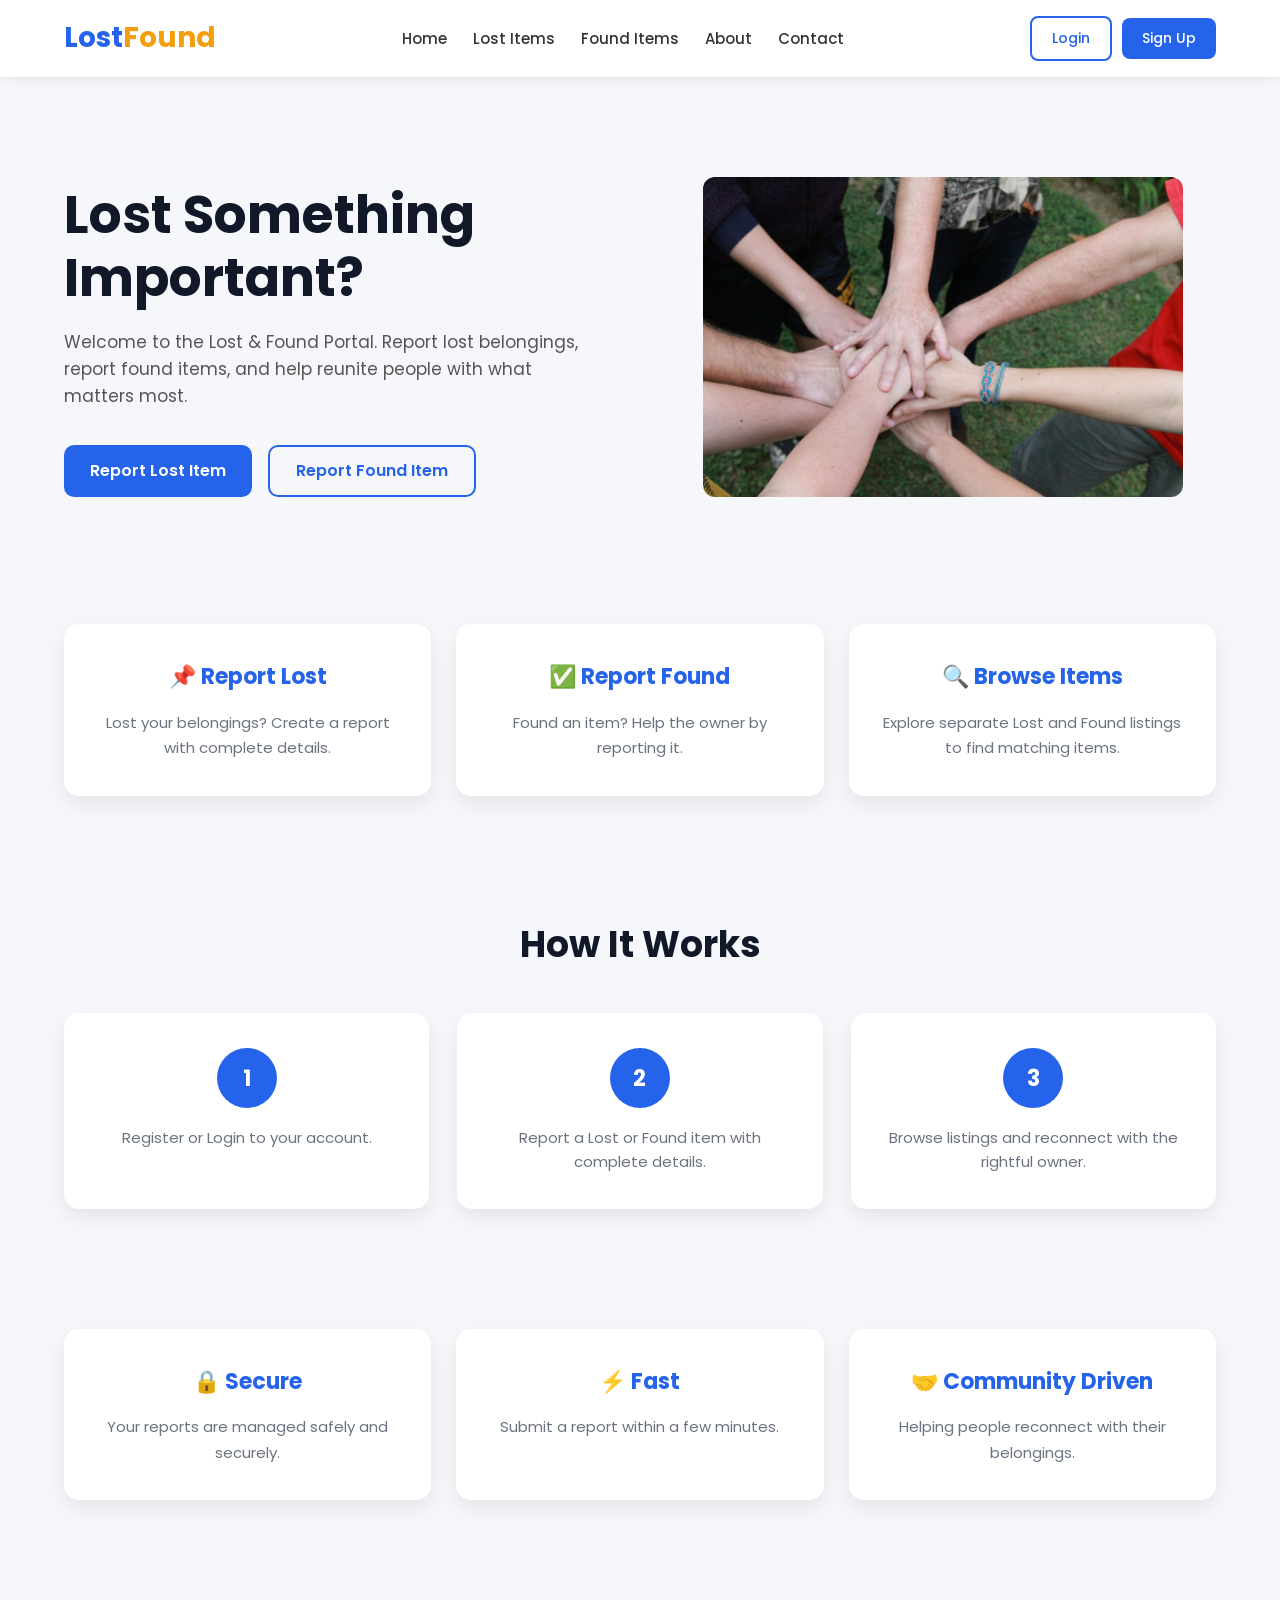
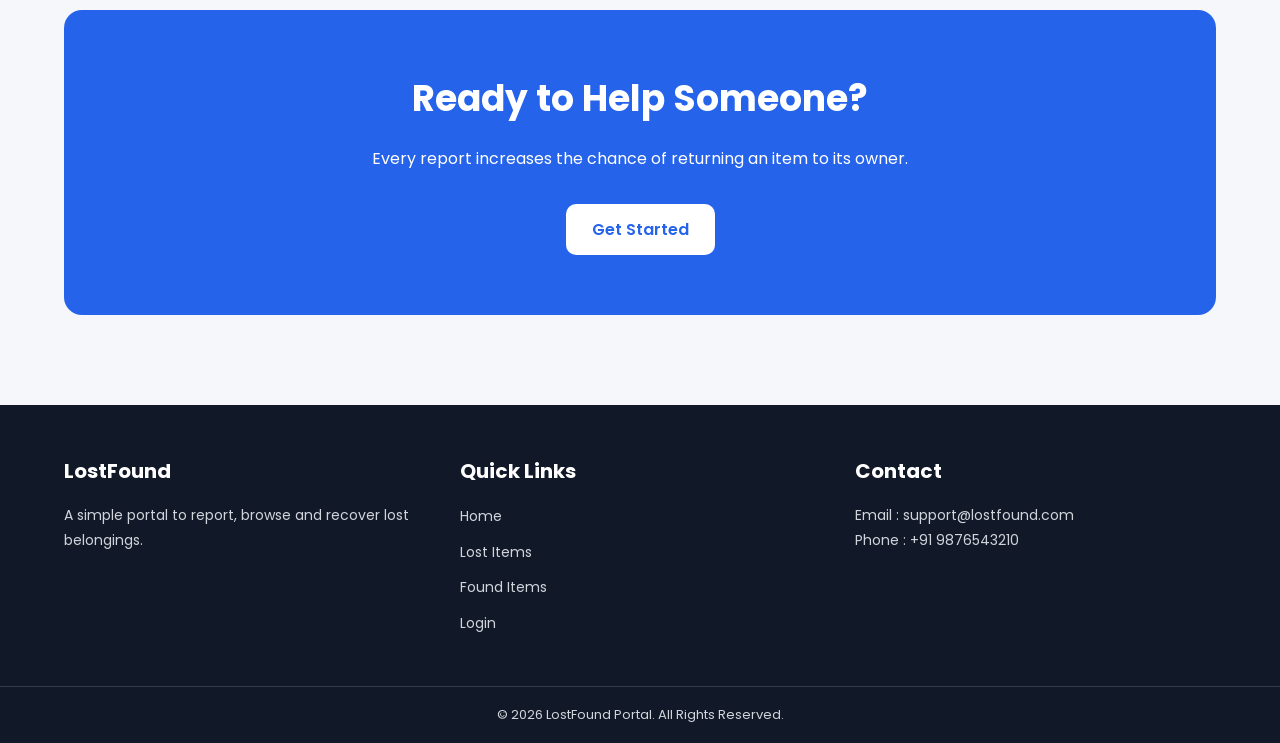
<file: index.html>
<!DOCTYPE html>
<html lang="en">

<head>
  <meta charset="UTF-8">
  <meta name="viewport" content="width=device-width, initial-scale=1.0">
  <meta name="description"
    content="Lost & Found Portal — Report lost belongings, report found items, and help reunite people with what matters most.">
  <title>Lost &amp; Found Portal</title>
  <link rel="preconnect" href="https://fonts.googleapis.com">
  <link href="https://fonts.googleapis.com/css2?family=Poppins:wght@300;400;500;600;700&display=swap" rel="stylesheet">
  <link rel="stylesheet" href="style.css">
</head>

<body>

  <header>
    <nav class="navbar">
      <a href="index.html" class="logo">Lost<span>Found</span></a>
      <input type="checkbox" id="nav-toggle" class="nav-toggle" aria-hidden="true">
      <label for="nav-toggle" class="hamburger" aria-label="Toggle navigation">
        <span></span><span></span><span></span>
      </label>
      <ul class="nav-links">
        <li><a href="index.html">Home</a></li>
        <li><a href="lost-items.html">Lost Items</a></li>
        <li><a href="found-items.html">Found Items</a></li>
        <li><a href="about.html">About</a></li>
        <li><a href="contact.html">Contact</a></li>
      </ul>
      <div class="buttons">
        <a href="login.html" class="login-btn">Login</a>
        <a href="signup.html" class="signup-btn">Sign Up</a>
      </div>
    </nav>
  </header>

  <section class="hero">
    <div class="hero-text">
      <h1>Lost Something Important?</h1>
      <p>Welcome to the Lost &amp; Found Portal. Report lost belongings, report found items, and help reunite people
        with what matters most.</p>
      <div class="hero-buttons">
        <a href="report-lost.html" class="primary-btn">Report Lost Item</a>
        <a href="report-found.html" class="secondary-btn">Report Found Item</a>
      </div>
    </div>
    <div class="hero-image">
      <img src="hero.jpg" alt="Lost and Found illustration">
    </div>
  </section>

  <section class="actions">
    <a href="report-lost.html" class="card" style="text-decoration:none;color:inherit;display:block;">
      <h3>📌 Report Lost</h3>
      <p>Lost your belongings? Create a report with complete details.</p>
    </a>
    <a href="report-found.html" class="card" style="text-decoration:none;color:inherit;display:block;">
      <h3>✅ Report Found</h3>
      <p>Found an item? Help the owner by reporting it.</p>
    </a>
    <a href="lost-items.html" class="card" style="text-decoration:none;color:inherit;display:block;">
      <h3>🔍 Browse Items</h3>
      <p>Explore separate Lost and Found listings to find matching items.</p>
    </a>
  </section>

  <section class="how-it-works">
    <h2>How It Works</h2>
    <div class="steps">
      <div class="step">
        <h3>1</h3>
        <p>Register or Login to your account.</p>
      </div>
      <div class="step">
        <h3>2</h3>
        <p>Report a Lost or Found item with complete details.</p>
      </div>
      <div class="step">
        <h3>3</h3>
        <p>Browse listings and reconnect with the rightful owner.</p>
      </div>
    </div>
  </section>

  <section class="actions">
    <div class="card">
      <h3>🔒 Secure</h3>
      <p>Your reports are managed safely and securely.</p>
    </div>
    <div class="card">
      <h3>⚡ Fast</h3>
      <p>Submit a report within a few minutes.</p>
    </div>
    <div class="card">
      <h3>🤝 Community Driven</h3>
      <p>Helping people reconnect with their belongings.</p>
    </div>
  </section>

  <section class="cta">
    <h2>Ready to Help Someone?</h2>
    <p>Every report increases the chance of returning an item to its owner.</p>
    <a href="signup.html" class="primary-btn">Get Started</a>
  </section>

  <footer>
    <div class="footer-content">
      <div>
        <h3>LostFound</h3>
        <p>A simple portal to report, browse and recover lost belongings.</p>
      </div>
      <div>
        <h3>Quick Links</h3>
        <ul>
          <li><a href="index.html">Home</a></li>
          <li><a href="lost-items.html">Lost Items</a></li>
          <li><a href="found-items.html">Found Items</a></li>
          <li><a href="login.html">Login</a></li>
        </ul>
      </div>
      <div>
        <h3>Contact</h3>
        <p>Email : support@lostfound.com</p>
        <p>Phone : +91 9876543210</p>
      </div>
    </div>
    <hr>
    <p class="copyright">© 2026 LostFound Portal. All Rights Reserved.</p>
  </footer>

  <script src="js/storage.js"></script>
</body>

</html>
</file>
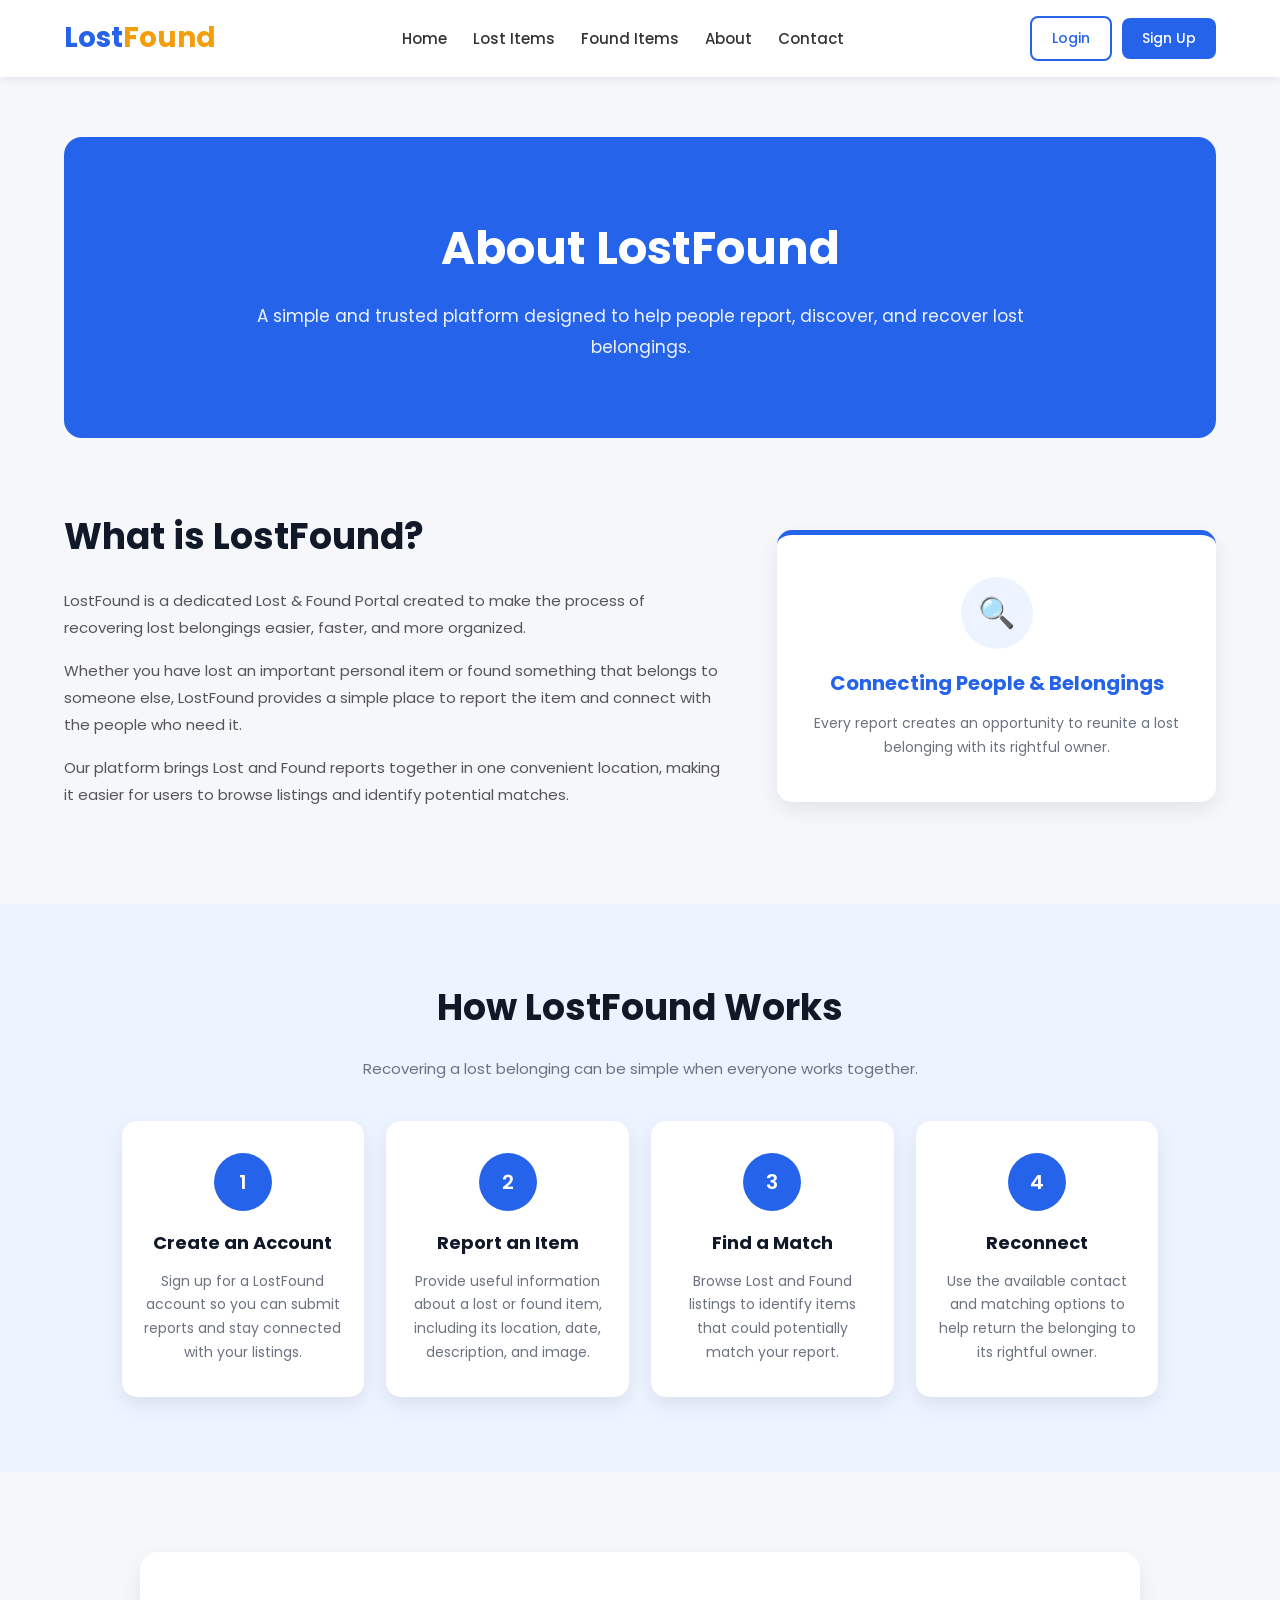
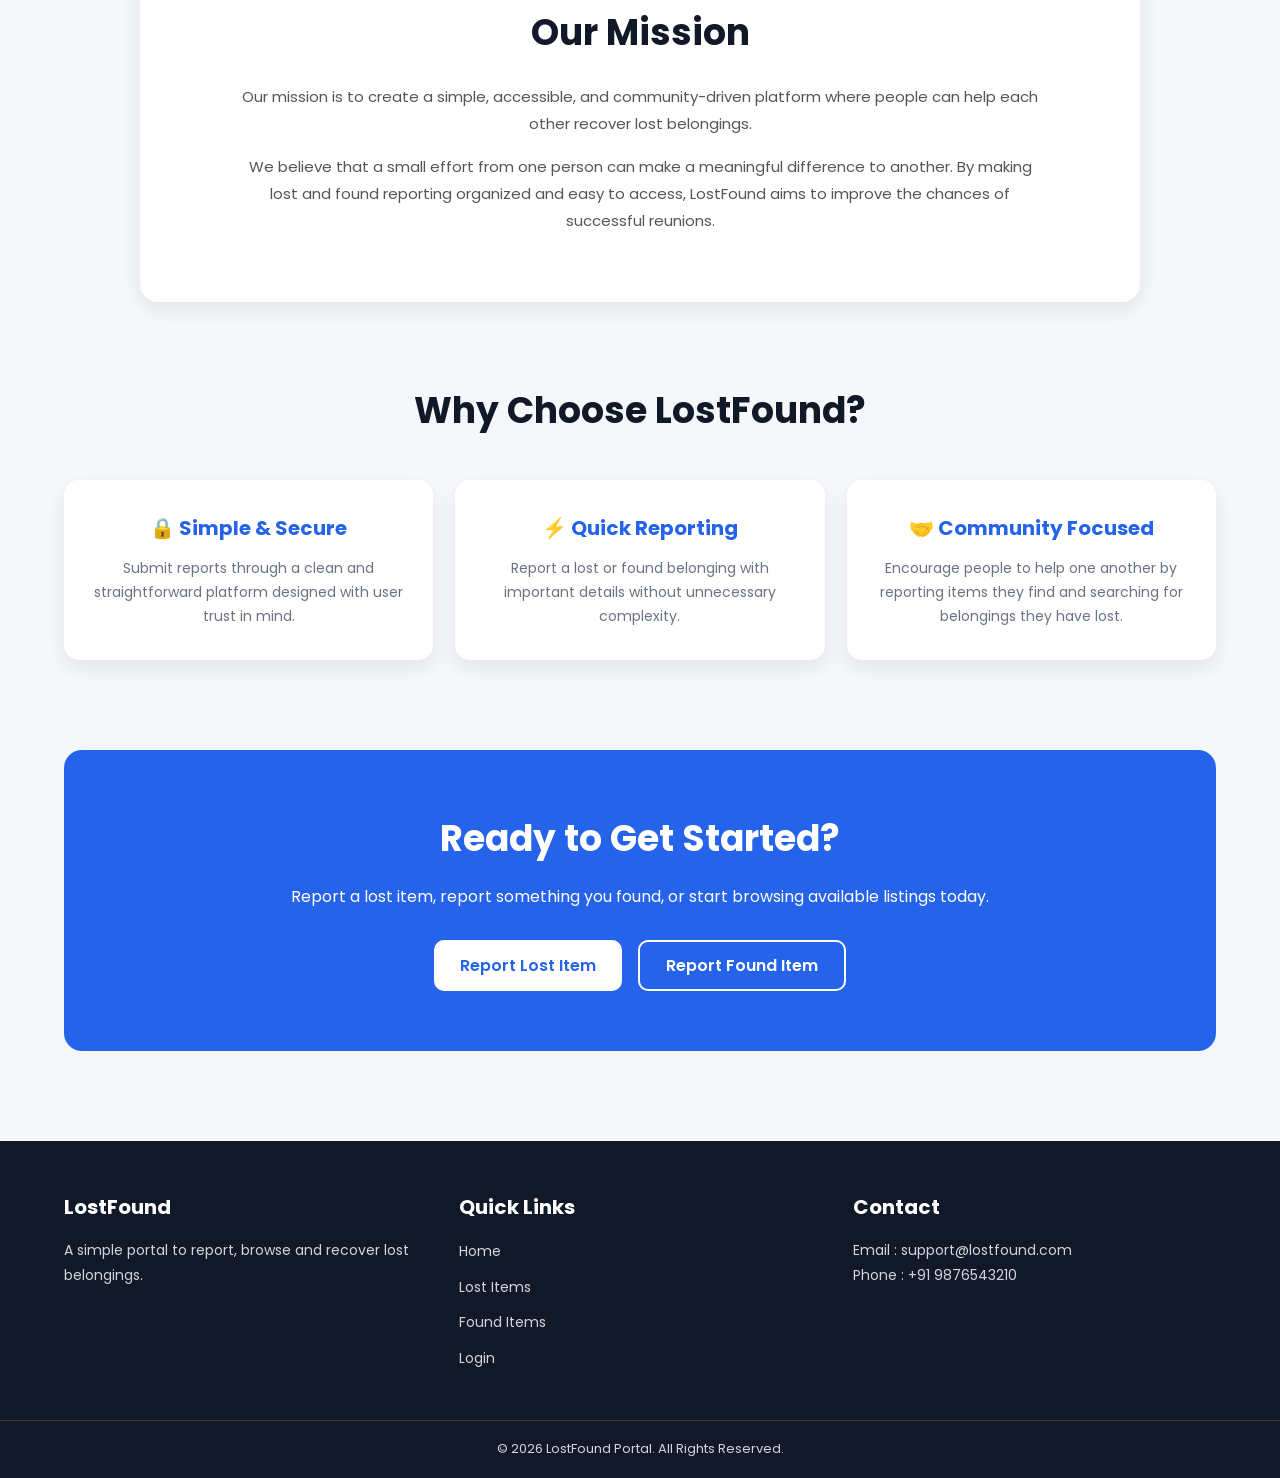
<file: about.html>
<!DOCTYPE html>
<html lang="en">
<head>
<meta charset="UTF-8">
<meta name="viewport" content="width=device-width, initial-scale=1.0">
<meta name="description" content="Learn about LostFound — a trusted platform to report, discover, and recover lost belongings in your community.">
<title>About | Lost &amp; Found Portal</title>
<link rel="preconnect" href="https://fonts.googleapis.com">
<link href="https://fonts.googleapis.com/css2?family=Poppins:wght@300;400;500;600;700&display=swap" rel="stylesheet">
<link rel="stylesheet" href="about.css">
</head>
<body>

<header>
  <nav class="navbar">
    <a href="index.html" class="logo">Lost<span>Found</span></a>
    <input type="checkbox" id="nav-toggle" class="nav-toggle" aria-hidden="true">
    <label for="nav-toggle" class="hamburger" aria-label="Toggle navigation">
      <span></span><span></span><span></span>
    </label>
    <ul class="nav-links">
      <li><a href="index.html">Home</a></li>
      <li><a href="lost-items.html">Lost Items</a></li>
      <li><a href="found-items.html">Found Items</a></li>
      <li><a href="about.html">About</a></li>
      <li><a href="contact.html">Contact</a></li>
    </ul>
    <div class="buttons">
      <a href="login.html" class="login-btn">Login</a>
      <a href="signup.html" class="signup-btn">Sign Up</a>
    </div>
  </nav>
</header>

<section class="about-hero">
  <div class="about-hero-content">
    <h1>About LostFound</h1>
    <p>A simple and trusted platform designed to help people report, discover, and recover lost belongings.</p>
  </div>
</section>

<section class="about-section">
  <div class="about-content">
    <div class="about-text">
      <h2>What is LostFound?</h2>
      <p>LostFound is a dedicated Lost &amp; Found Portal created to make the process of recovering lost belongings easier, faster, and more organized.</p>
      <p>Whether you have lost an important personal item or found something that belongs to someone else, LostFound provides a simple place to report the item and connect with the people who need it.</p>
      <p>Our platform brings Lost and Found reports together in one convenient location, making it easier for users to browse listings and identify potential matches.</p>
    </div>
    <div class="about-card">
      <div class="about-icon">🔍</div>
      <h3>Connecting People &amp; Belongings</h3>
      <p>Every report creates an opportunity to reunite a lost belonging with its rightful owner.</p>
    </div>
  </div>
</section>

<section class="how-section">
  <h2>How LostFound Works</h2>
  <p class="section-subtitle">Recovering a lost belonging can be simple when everyone works together.</p>
  <div class="how-cards">
    <div class="how-card">
      <div class="step-number">1</div>
      <h3>Create an Account</h3>
      <p>Sign up for a LostFound account so you can submit reports and stay connected with your listings.</p>
    </div>
    <div class="how-card">
      <div class="step-number">2</div>
      <h3>Report an Item</h3>
      <p>Provide useful information about a lost or found item, including its location, date, description, and image.</p>
    </div>
    <div class="how-card">
      <div class="step-number">3</div>
      <h3>Find a Match</h3>
      <p>Browse Lost and Found listings to identify items that could potentially match your report.</p>
    </div>
    <div class="how-card">
      <div class="step-number">4</div>
      <h3>Reconnect</h3>
      <p>Use the available contact and matching options to help return the belonging to its rightful owner.</p>
    </div>
  </div>
</section>

<section class="mission-section">
  <div class="mission-content">
    <h2>Our Mission</h2>
    <p>Our mission is to create a simple, accessible, and community-driven platform where people can help each other recover lost belongings.</p>
    <p>We believe that a small effort from one person can make a meaningful difference to another. By making lost and found reporting organized and easy to access, LostFound aims to improve the chances of successful reunions.</p>
  </div>
</section>

<section class="why-section">
  <h2>Why Choose LostFound?</h2>
  <div class="why-cards">
    <div class="why-card">
      <h3>🔒 Simple &amp; Secure</h3>
      <p>Submit reports through a clean and straightforward platform designed with user trust in mind.</p>
    </div>
    <div class="why-card">
      <h3>⚡ Quick Reporting</h3>
      <p>Report a lost or found belonging with important details without unnecessary complexity.</p>
    </div>
    <div class="why-card">
      <h3>🤝 Community Focused</h3>
      <p>Encourage people to help one another by reporting items they find and searching for belongings they have lost.</p>
    </div>
  </div>
</section>

<section class="cta">
  <h2>Ready to Get Started?</h2>
  <p>Report a lost item, report something you found, or start browsing available listings today.</p>
  <div class="cta-buttons">
    <a href="report-lost.html" class="primary-btn">Report Lost Item</a>
    <a href="report-found.html" class="secondary-btn">Report Found Item</a>
  </div>
</section>

<footer>
  <div class="footer-content">
    <div>
      <h3>LostFound</h3>
      <p>A simple portal to report, browse and recover lost belongings.</p>
    </div>
    <div>
      <h3>Quick Links</h3>
      <ul>
        <li><a href="index.html">Home</a></li>
        <li><a href="lost-items.html">Lost Items</a></li>
        <li><a href="found-items.html">Found Items</a></li>
        <li><a href="login.html">Login</a></li>
      </ul>
    </div>
    <div>
      <h3>Contact</h3>
      <p>Email : support@lostfound.com</p>
      <p>Phone : +91 9876543210</p>
    </div>
  </div>
  <hr>
  <p class="copyright">© 2026 LostFound Portal. All Rights Reserved.</p>
</footer>

<script src="js/storage.js"></script>
</body>
</html>
</file>
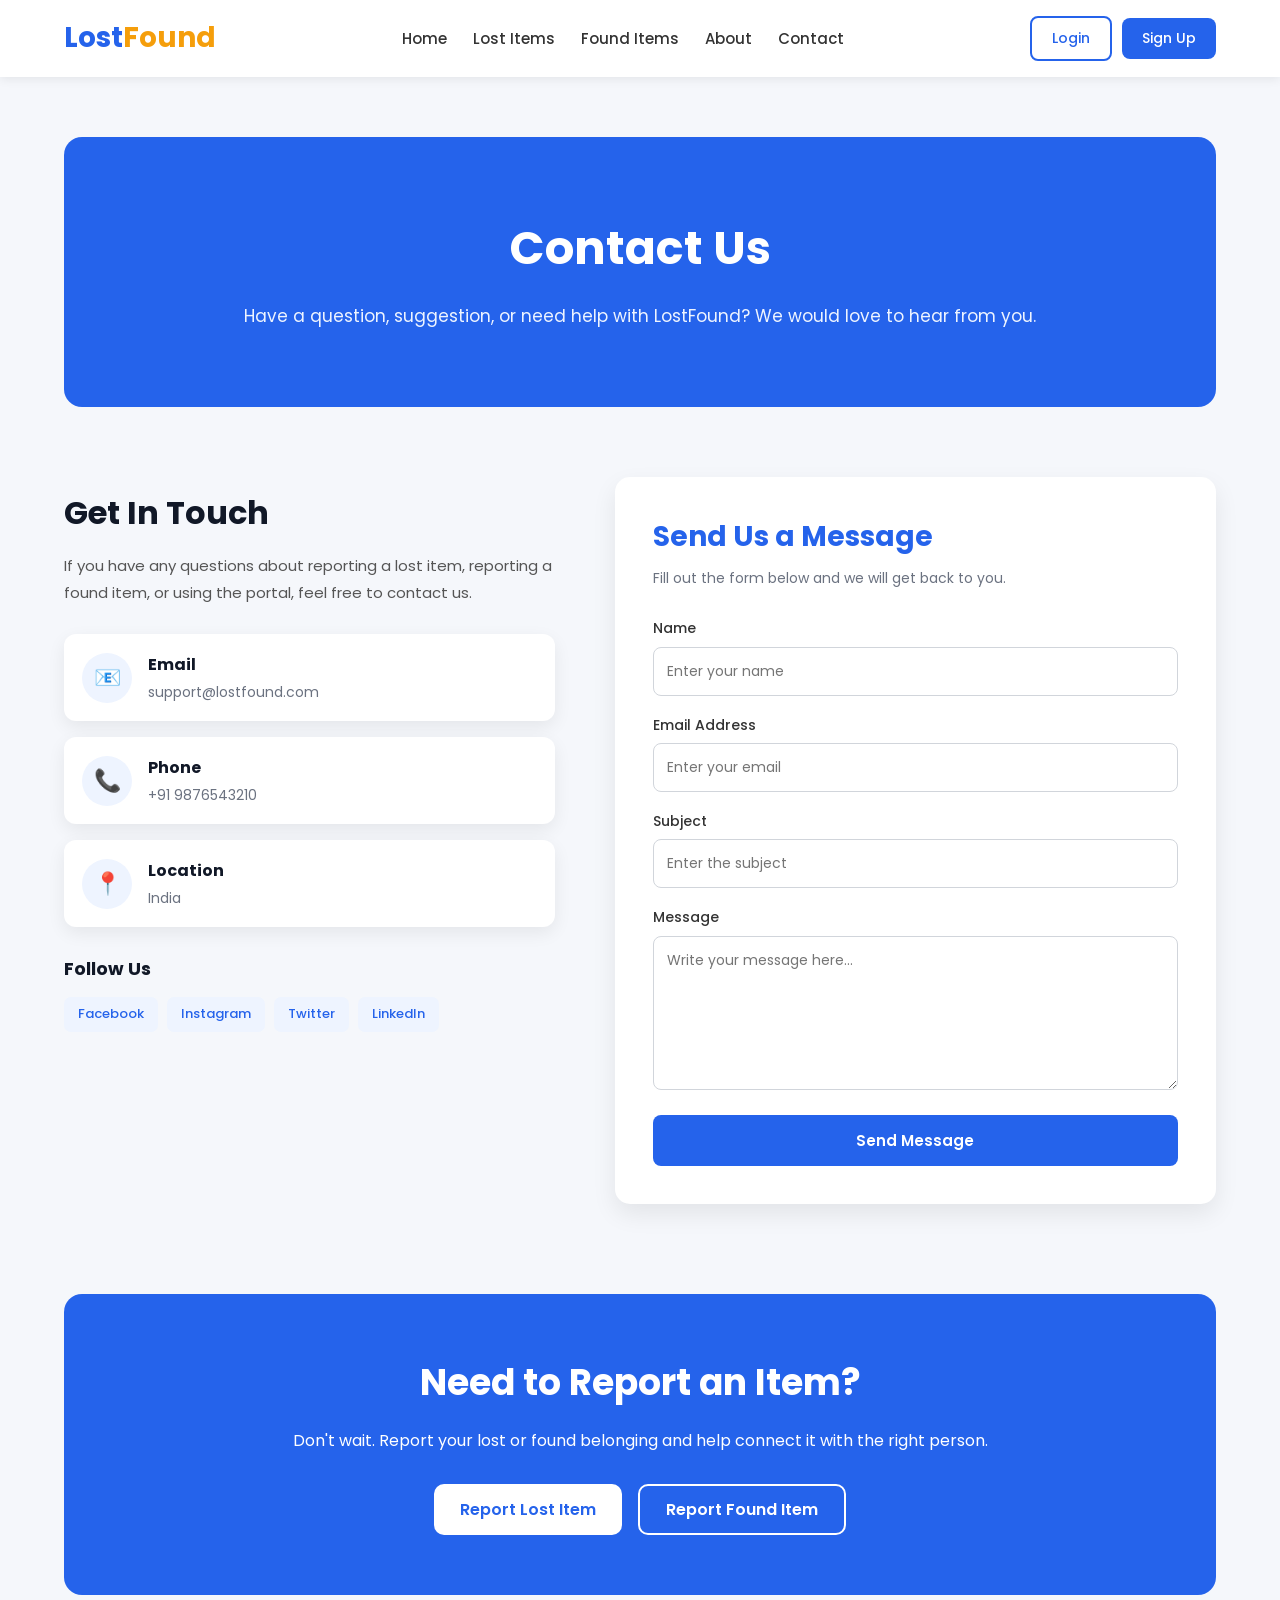
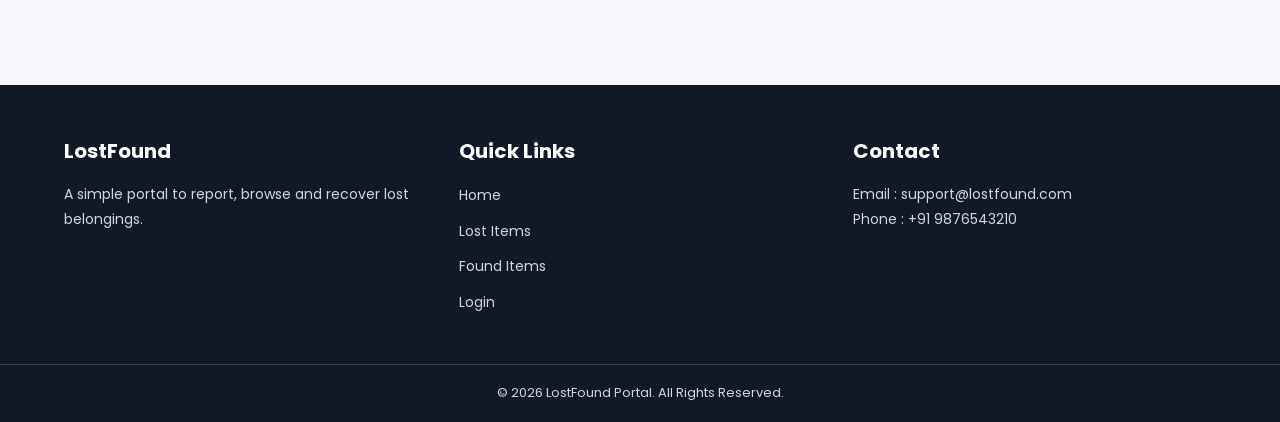
<file: contact.html>
<!DOCTYPE html>
<html lang="en">

<head>
  <meta charset="UTF-8">
  <meta name="viewport" content="width=device-width, initial-scale=1.0">
  <meta name="description"
    content="Contact LostFound — get in touch with questions, suggestions, or help regarding the Lost & Found Portal.">
  <title>Contact | Lost &amp; Found Portal</title>
  <link rel="preconnect" href="https://fonts.googleapis.com">
  <link href="https://fonts.googleapis.com/css2?family=Poppins:wght@300;400;500;600;700&display=swap" rel="stylesheet">
  <link rel="stylesheet" href="contact.css">
  <link rel="stylesheet" href="modal.css">
</head>

<body>

  <header>
    <nav class="navbar">
      <a href="index.html" class="logo">Lost<span>Found</span></a>
      <input type="checkbox" id="nav-toggle" class="nav-toggle" aria-hidden="true">
      <label for="nav-toggle" class="hamburger" aria-label="Toggle navigation">
        <span></span><span></span><span></span>
      </label>
      <ul class="nav-links">
        <li><a href="index.html">Home</a></li>
        <li><a href="lost-items.html">Lost Items</a></li>
        <li><a href="found-items.html">Found Items</a></li>
        <li><a href="about.html">About</a></li>
        <li><a href="contact.html">Contact</a></li>
      </ul>
      <div class="buttons">
        <a href="login.html" class="login-btn">Login</a>
        <a href="signup.html" class="signup-btn">Sign Up</a>
      </div>
    </nav>
  </header>

  <section class="contact-hero">
    <div class="contact-hero-content">
      <h1>Contact Us</h1>
      <p>Have a question, suggestion, or need help with LostFound? We would love to hear from you.</p>
    </div>
  </section>

  <section class="contact-section">
    <div class="contact-container">
      <div class="contact-info">
        <h2>Get In Touch</h2>
        <p class="info-intro">If you have any questions about reporting a lost item, reporting a found item, or using
          the portal, feel free to contact us.</p>
        <div class="info-card">
          <div class="info-icon">📧</div>
          <div>
            <h3>Email</h3>
            <p>support@lostfound.com</p>
          </div>
        </div>
        <div class="info-card">
          <div class="info-icon">📞</div>
          <div>
            <h3>Phone</h3>
            <p>+91 9876543210</p>
          </div>
        </div>
        <div class="info-card">
          <div class="info-icon">📍</div>
          <div>
            <h3>Location</h3>
            <p>India</p>
          </div>
        </div>
        <div class="social-section">
          <h3>Follow Us</h3>
          <div class="social-links">
            <a href="#" aria-label="Facebook">Facebook</a>
            <a href="#" aria-label="Instagram">Instagram</a>
            <a href="#" aria-label="Twitter">Twitter</a>
            <a href="#" aria-label="LinkedIn">LinkedIn</a>
          </div>
        </div>
      </div>

      <div class="contact-form-card">
        <h2>Send Us a Message</h2>
        <p class="form-subtitle">Fill out the form below and we will get back to you.</p>
        <form action="#" method="post" id="contact-form">
          <!-- Success and error messages -->
          <div class="success-message" id="success-message"></div>
          <div class="error-message" id="error-message"></div>
          <div class="input-box">
            <label for="name">Name</label>
            <input type="text" id="name" name="name" placeholder="Enter your name" required>
          </div>
          <div class="input-box">
            <label for="email">Email Address</label>
            <input type="email" id="email" name="email" placeholder="Enter your email" required>
          </div>
          <div class="input-box">
            <label for="subject">Subject</label>
            <input type="text" id="subject" name="subject" placeholder="Enter the subject" required>
          </div>
          <div class="input-box">
            <label for="message">Message</label>
            <textarea id="message" name="message" rows="6" placeholder="Write your message here..." required></textarea>
          </div>
          <button type="submit" class="send-btn">Send Message</button>
        </form>
      </div>
    </div>
  </section>

  <section class="cta">
    <h2>Need to Report an Item?</h2>
    <p>Don't wait. Report your lost or found belonging and help connect it with the right person.</p>
    <div class="cta-buttons">
      <a href="report-lost.html" class="primary-btn">Report Lost Item</a>
      <a href="report-found.html" class="secondary-btn">Report Found Item</a>
    </div>
  </section>

  <footer>
    <div class="footer-content">
      <div>
        <h3>LostFound</h3>
        <p>A simple portal to report, browse and recover lost belongings.</p>
      </div>
      <div>
        <h3>Quick Links</h3>
        <ul>
          <li><a href="index.html">Home</a></li>
          <li><a href="lost-items.html">Lost Items</a></li>
          <li><a href="found-items.html">Found Items</a></li>
          <li><a href="login.html">Login</a></li>
        </ul>
      </div>
      <div>
        <h3>Contact</h3>
        <p>Email : support@lostfound.com</p>
        <p>Phone : +91 9876543210</p>
      </div>
    </div>
    <hr>
    <p class="copyright">© 2026 LostFound Portal. All Rights Reserved.</p>
  </footer>

</body>
<script src="js/storage.js"></script>
<script src="js/contact.js"></script>

</html>
</file>
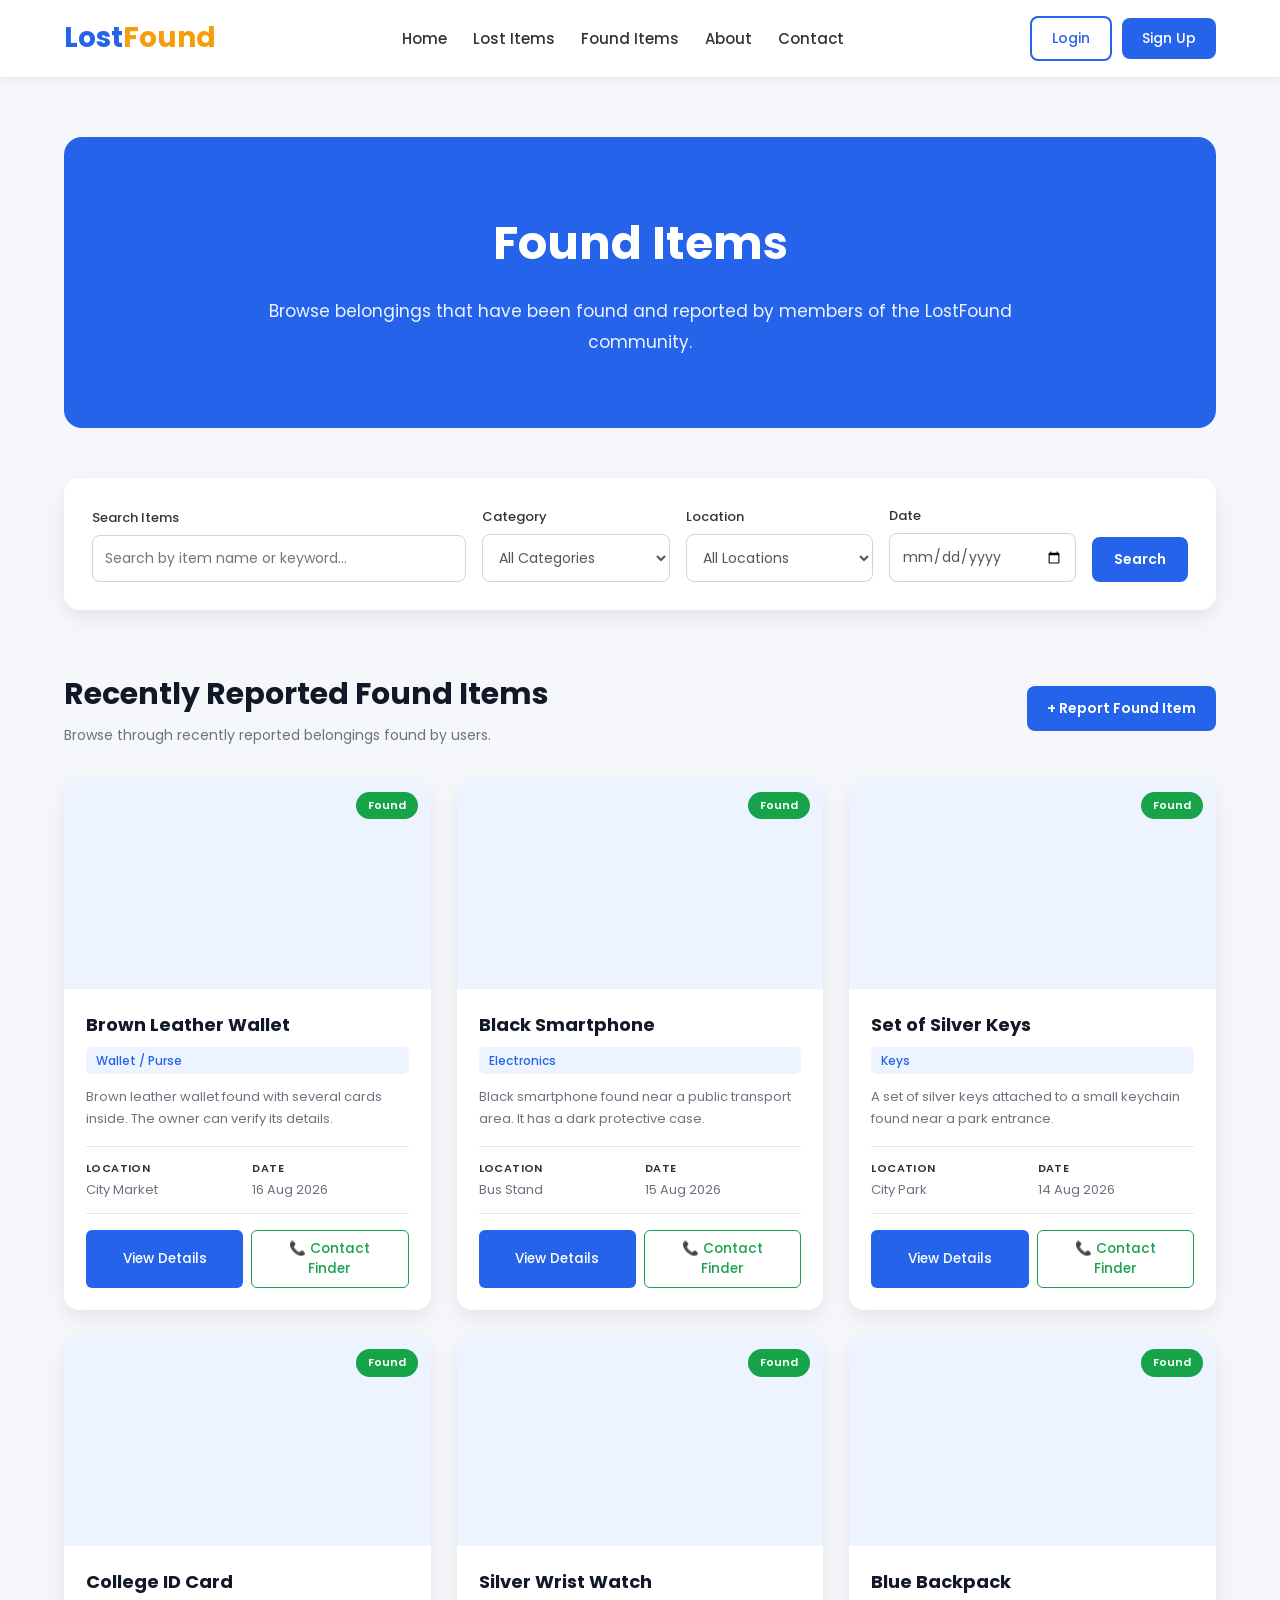
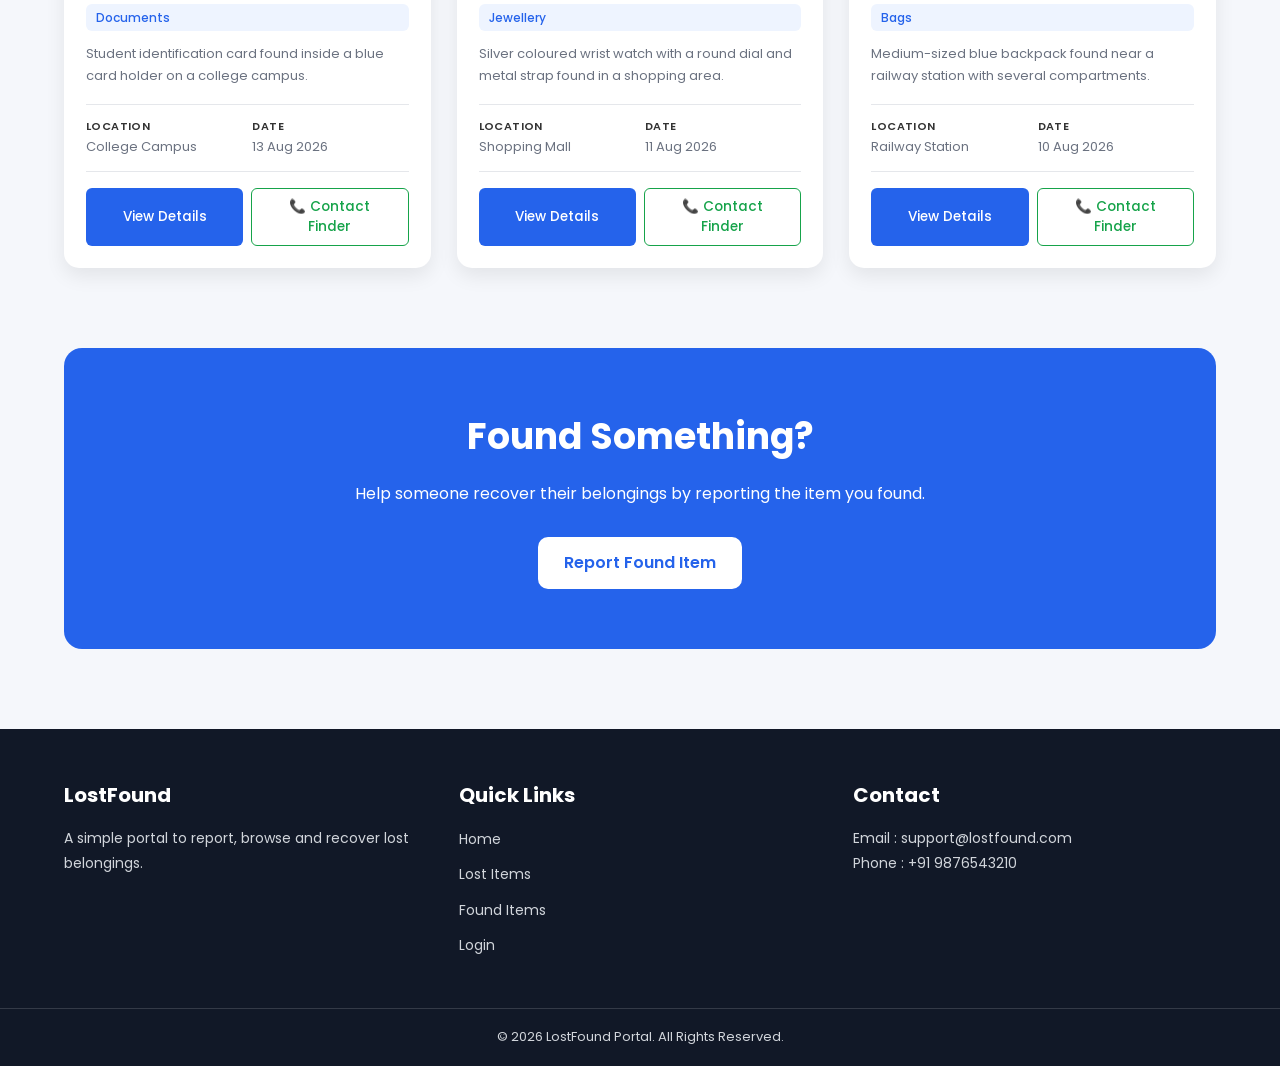
<file: found-items.html>
<!DOCTYPE html>
<html lang="en">

<head>
  <meta charset="UTF-8">
  <meta name="viewport" content="width=device-width, initial-scale=1.0">
  <meta name="description"
    content="Browse belongings that have been found and reported by members of the LostFound community.">
  <title>Found Items | Lost &amp; Found Portal</title>
  <link rel="preconnect" href="https://fonts.googleapis.com">
  <link href="https://fonts.googleapis.com/css2?family=Poppins:wght@300;400;500;600;700&display=swap" rel="stylesheet">
  <link rel="stylesheet" href="found-items.css">
  <link rel="stylesheet" href="modal.css">
</head>

<body>

  <header>
    <nav class="navbar">
      <a href="index.html" class="logo">Lost<span>Found</span></a>
      <input type="checkbox" id="nav-toggle" class="nav-toggle" aria-hidden="true">
      <label for="nav-toggle" class="hamburger" aria-label="Toggle navigation">
        <span></span><span></span><span></span>
      </label>
      <ul class="nav-links">
        <li><a href="index.html">Home</a></li>
        <li><a href="lost-items.html">Lost Items</a></li>
        <li><a href="found-items.html">Found Items</a></li>
        <li><a href="about.html">About</a></li>
        <li><a href="contact.html">Contact</a></li>
      </ul>
      <div class="buttons">
        <a href="login.html" class="login-btn">Login</a>
        <a href="signup.html" class="signup-btn">Sign Up</a>
      </div>
    </nav>
  </header>

  <section class="page-hero">
    <div class="page-hero-content">
      <h1>Found Items</h1>
      <p>Browse belongings that have been found and reported by members of the LostFound community.</p>
    </div>
  </section>

  <section class="filter-section">
    <div class="filter-container">
      <div class="search-box">
        <label for="search">Search Items</label>
        <input type="search" id="search" name="search" placeholder="Search by item name or keyword...">
      </div>
      <div class="filter-box">
        <label for="category">Category</label>
        <select id="category" name="category">
          <option value="">All Categories</option>
          <option value="electronics">Electronics</option>
          <option value="documents">Documents</option>
          <option value="wallet">Wallet / Purse</option>
          <option value="keys">Keys</option>
          <option value="bags">Bags</option>
          <option value="clothing">Clothing</option>
          <option value="jewellery">Jewellery</option>
          <option value="books">Books</option>
          <option value="other">Other</option>
        </select>
      </div>
      <div class="filter-box">
        <label for="location">Location</label>
        <select id="location" name="location">
          <option value="">All Locations</option>
          <option value="college">College / University</option>
          <option value="market">Market</option>
          <option value="transport">Bus / Railway Station</option>
          <option value="office">Office</option>
          <option value="park">Park</option>
          <option value="shopping-mall">Shopping Mall</option>
          <option value="other">Other</option>
        </select>
      </div>
      <div class="filter-box">
        <label for="date">Date</label>
        <input type="date" id="date" name="date">
      </div>
      <button type="button" class="search-btn">Search</button>
    </div>
  </section>

  <section class="items-section">
    <div class="section-heading">
      <div>
        <h2>Recently Reported Found Items</h2>
        <p>Browse through recently reported belongings found by users.</p>
      </div>
      <a href="report-found.html" class="report-btn">+ Report Found Item</a>
    </div>
    <!-- items-grid is populated dynamically by found-items.js -->
    <div class="items-grid" id="items-grid"></div>

    <!-- Shown when no items match the search/filter -->
    <div class="no-results" id="no-results">
      <h3>No items found</h3>
      <p>Try changing your search terms or filters. New reports submitted via the form will appear here.</p>
    </div>

  </section>

  <!-- ===== ITEM DETAIL MODAL ===== -->
  <div class="detail-modal" id="detail-modal">
    <div class="modal-box">
      <div class="modal-header">
        <h3>Found Item Details</h3>
        <button class="modal-close-btn" id="modal-close" aria-label="Close modal">&times;</button>
      </div>
      <div id="modal-body"></div>
    </div>
  </div>

  <section class="cta">
    <h2>Found Something?</h2>
    <p>Help someone recover their belongings by reporting the item you found.</p>
    <a href="report-found.html" class="primary-btn">Report Found Item</a>
  </section>

  <footer>
    <div class="footer-content">
      <div>
        <h3>LostFound</h3>
        <p>A simple portal to report, browse and recover lost belongings.</p>
      </div>
      <div>
        <h3>Quick Links</h3>
        <ul>
          <li><a href="index.html">Home</a></li>
          <li><a href="lost-items.html">Lost Items</a></li>
          <li><a href="found-items.html">Found Items</a></li>
          <li><a href="login.html">Login</a></li>
        </ul>
      </div>
      <div>
        <h3>Contact</h3>
        <p>Email : support@lostfound.com</p>
        <p>Phone : +91 9876543210</p>
      </div>
    </div>
    <hr>
    <p class="copyright">© 2026 LostFound Portal. All Rights Reserved.</p>
  </footer>

  <script src="js/storage.js"></script>
  <script src="js/found-items.js"></script>
</body>

</html>
</file>
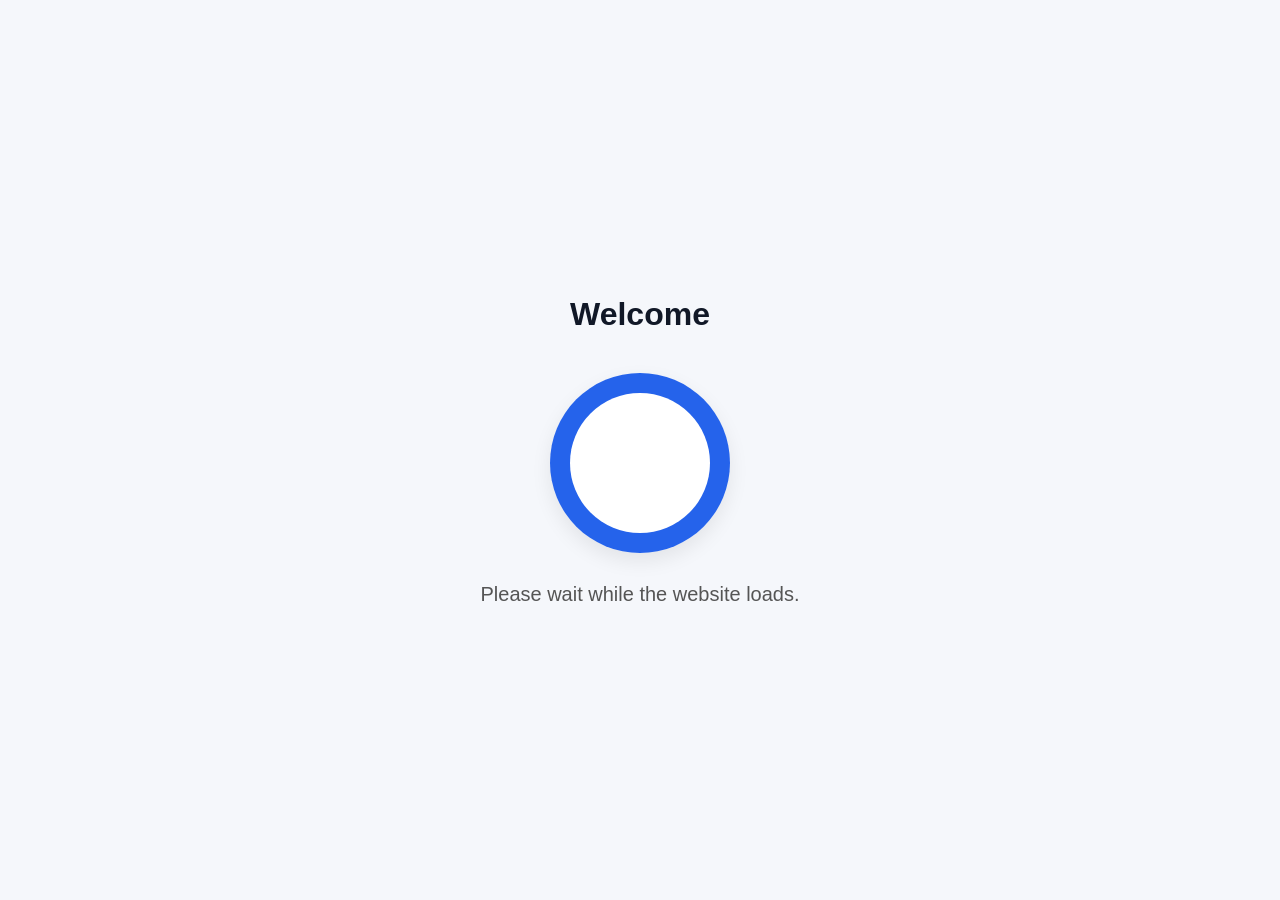
<file: loading.html>
<!DOCTYPE html>
<html>

<head>
    <meta http-equiv="refresh" content="5,index.html">
    <style>
        body {
            margin: 0;
            background: #F5F7FB;
            font-family: Arial, sans-serif;
            display: flex;
            justify-content: center;
            align-items: center;
            height: 100vh;
        }

        .main {
            text-align: center;
        }

        h1 {
            color: #111827;
            margin-bottom: 40px;
        }

        .circle {
            width: 180px;
            height: 180px;
            margin: auto;
            border-radius: 50%;
            background: conic-gradient(#2563EB 0deg, #2563EB 0deg, #EEF4FF 0deg);
            animation: fillCircle 5s linear forwards;
            position: relative;
            box-shadow: 0px 8px 20px rgba(0, 0, 0, 0.08);
        }

        .circle::before {
            content: "";
            position: absolute;
            width: 140px;
            height: 140px;
            background: #FFFFFF;
            border-radius: 50%;
            top: 20px;
            left: 20px;
        }

        @keyframes fillCircle {
            0% {
                background: conic-gradient(#2563EB 0deg, #EEF4FF 0deg);
            }

            25% {
                background: conic-gradient(#2563EB 90deg, #EEF4FF 90deg);
            }

            50% {
                background: conic-gradient(#2563EB 180deg, #EEF4FF 180deg);
            }

            75% {
                background: conic-gradient(#2563EB 270deg, #EEF4FF 270deg);
            }

            100% {
                background: conic-gradient(#2563EB 360deg, #EEF4FF 360deg);
            }
        }

        p {
            margin-top: 30px;
            color: #555555;
            font-size: 20px;
        }
    </style>
</head>

<body>
    <div class="main">
        <h1>Welcome</h1>
        <div class="circle"></div>
        <p>Please wait while the website loads.</p>
    </div>
</body>

</html>
</file>
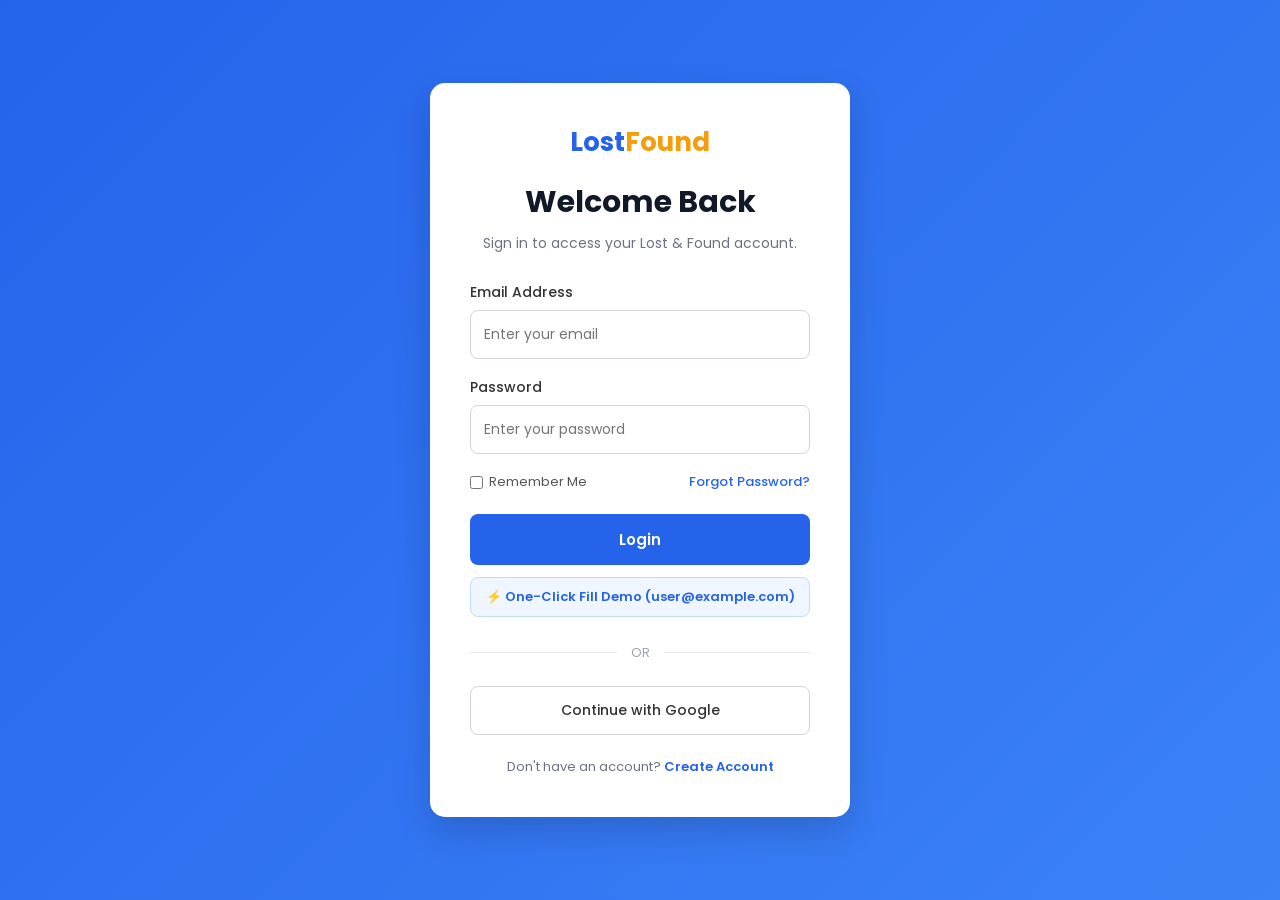
<file: login.html>
<!DOCTYPE html>
<html lang="en">

<head>
  <meta charset="UTF-8">
  <meta name="viewport" content="width=device-width, initial-scale=1.0">
  <meta name="description" content="Login to your LostFound Portal account to manage your lost and found item reports.">
  <title>Login | Lost &amp; Found Portal</title>
  <link rel="preconnect" href="https://fonts.googleapis.com">
  <link href="https://fonts.googleapis.com/css2?family=Poppins:wght@300;400;500;600;700&display=swap" rel="stylesheet">
  <link rel="stylesheet" href="login.css">
  <link rel="stylesheet" href="modal.css">
</head>

<body>
  <div class="container">
    <div class="login-card">
      <a href="index.html" class="card-logo">Lost<span>Found</span></a>
      <h2>Welcome Back</h2>
      <p class="subtitle">Sign in to access your Lost &amp; Found account.</p>
      <form action="#" method="post" id="login-form">
        <!-- Success and error messages -->
        <div class="success-message" id="success-message"></div>
        <div class="error-message" id="error-message"></div>
        <div class="input-box">
          <label for="email">Email Address</label>
          <input type="email" id="email" name="email" placeholder="Enter your email" required>
        </div>
        <div class="input-box">
          <label for="password">Password</label>
          <input type="password" id="password" name="password" placeholder="Enter your password" required>
        </div>
        <div class="options">
          <label class="remember"><input type="checkbox"> Remember Me</label>
          <a href="#" class="forgot-password">Forgot Password?</a>
        </div>
        <button type="submit" class="login-submit-btn">Login</button>
        <div style="margin-top:12px;">
          <button type="button" id="fill-demo-btn" style="background:#eff6ff;color:#2563eb;border:1px solid #bfdbfe;padding:9px 14px;border-radius:8px;font-size:13px;font-weight:600;cursor:pointer;width:100%;transition:.2s;">
            ⚡ One-Click Fill Demo (user@example.com)
          </button>
        </div>
      </form>
      <div class="divider"><span>OR</span></div>
      <button class="google-btn">Continue with Google</button>
      <p class="signup-link">Don't have an account? <a href="signup.html">Create Account</a></p>
    </div>
  </div>
</body>
<script src="js/storage.js"></script>
<script src="js/login.js"></script>

</html>
</file>
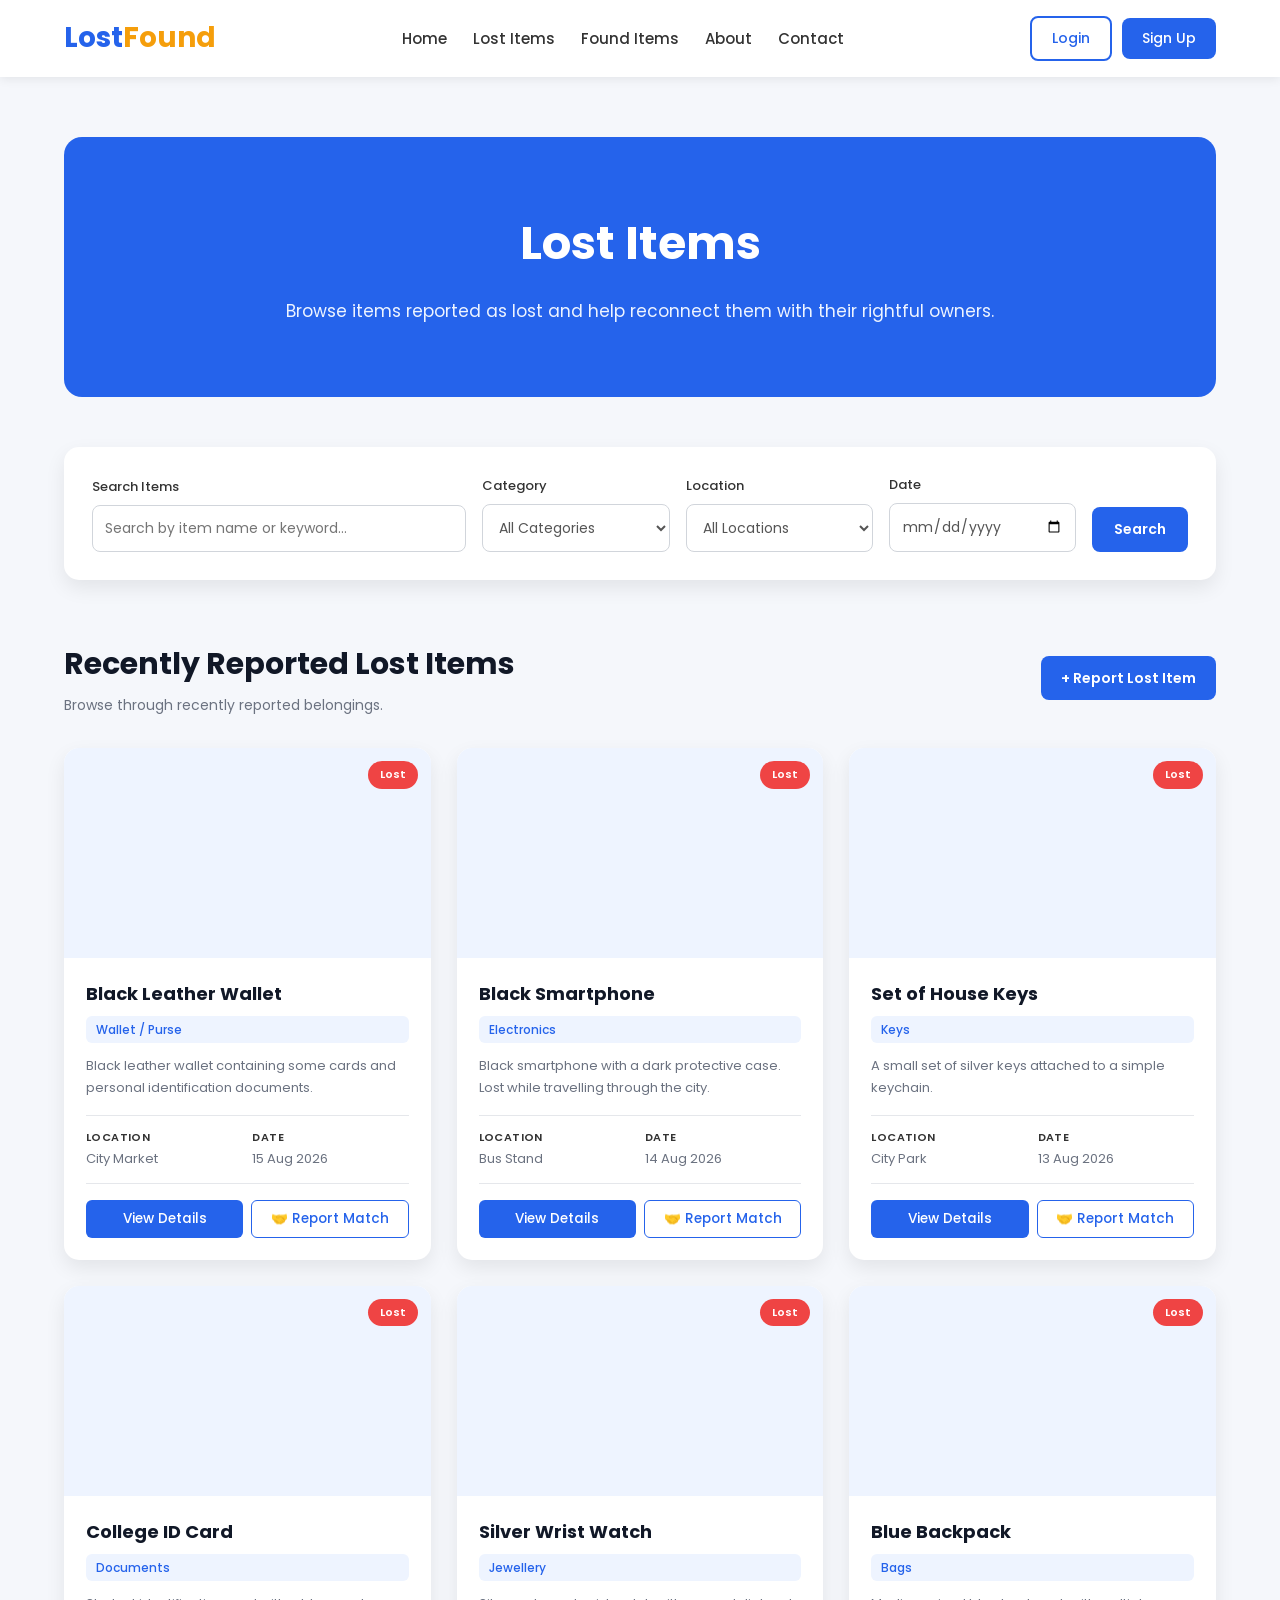
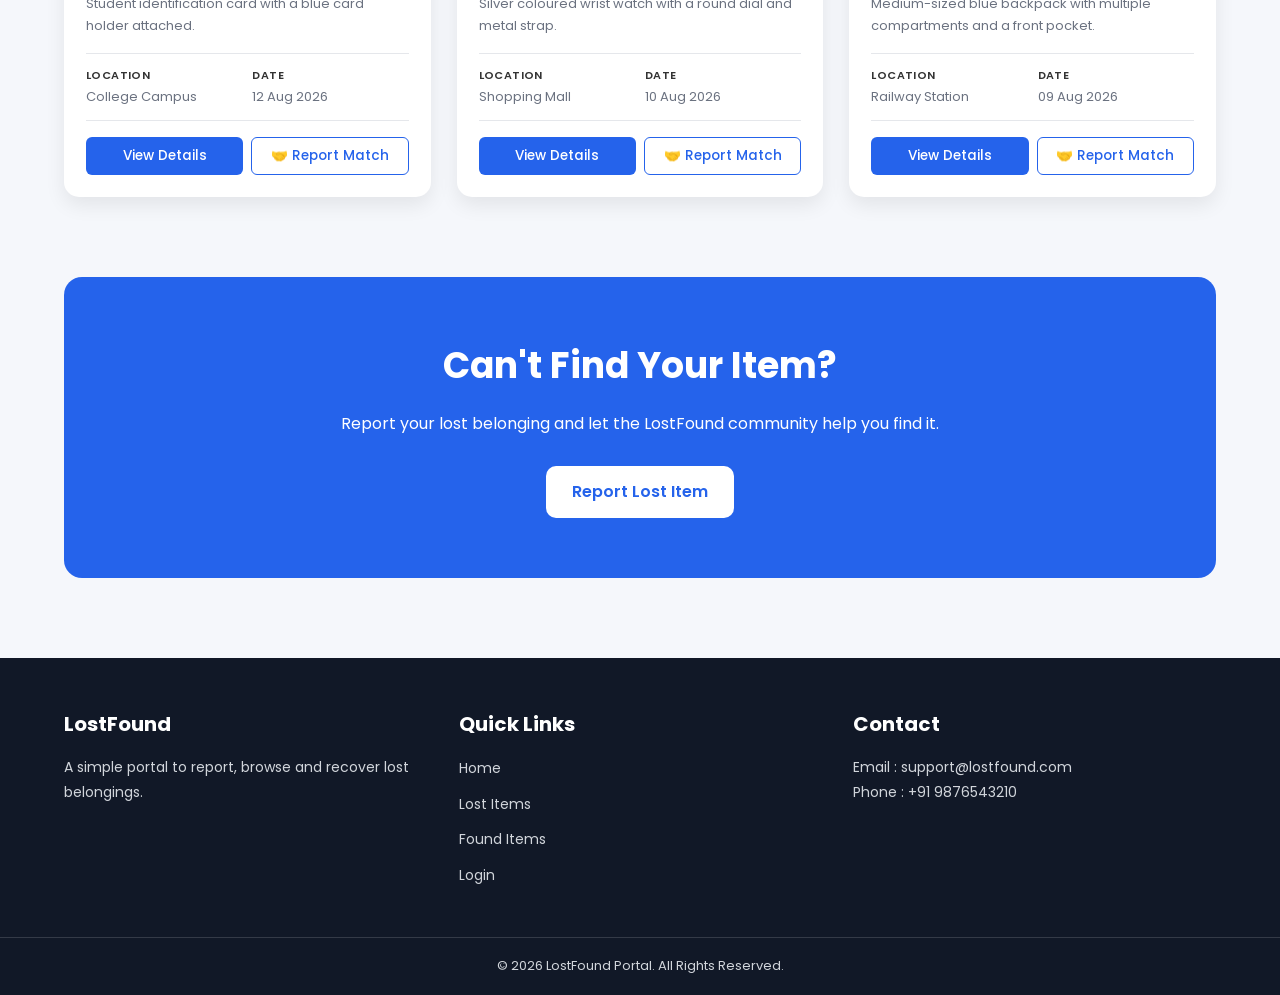
<file: lost-items.html>
<!DOCTYPE html>
<html lang="en">

<head>
  <meta charset="UTF-8">
  <meta name="viewport" content="width=device-width, initial-scale=1.0">
  <meta name="description"
    content="Browse items reported as lost on the LostFound Portal and help reconnect them with their rightful owners.">
  <title>Lost Items | Lost &amp; Found Portal</title>
  <link rel="preconnect" href="https://fonts.googleapis.com">
  <link href="https://fonts.googleapis.com/css2?family=Poppins:wght@300;400;500;600;700&display=swap" rel="stylesheet">
  <link rel="stylesheet" href="lost-items.css">
  <link rel="stylesheet" href="modal.css">
</head>

<body>

  <header>
    <nav class="navbar">
      <a href="index.html" class="logo">Lost<span>Found</span></a>
      <input type="checkbox" id="nav-toggle" class="nav-toggle" aria-hidden="true">
      <label for="nav-toggle" class="hamburger" aria-label="Toggle navigation">
        <span></span><span></span><span></span>
      </label>
      <ul class="nav-links">
        <li><a href="index.html">Home</a></li>
        <li><a href="lost-items.html">Lost Items</a></li>
        <li><a href="found-items.html">Found Items</a></li>
        <li><a href="about.html">About</a></li>
        <li><a href="contact.html">Contact</a></li>
      </ul>
      <div class="buttons">
        <a href="login.html" class="login-btn">Login</a>
        <a href="signup.html" class="signup-btn">Sign Up</a>
      </div>
    </nav>
  </header>

  <section class="page-hero">
    <div class="page-hero-content">
      <h1>Lost Items</h1>
      <p>Browse items reported as lost and help reconnect them with their rightful owners.</p>
    </div>
  </section>

  <section class="filter-section">
    <div class="filter-container">
      <div class="search-box">
        <label for="search">Search Items</label>
        <input type="search" id="search" name="search" placeholder="Search by item name or keyword...">
      </div>
      <div class="filter-box">
        <label for="category">Category</label>
        <select id="category" name="category">
          <option value="">All Categories</option>
          <option value="electronics">Electronics</option>
          <option value="documents">Documents</option>
          <option value="wallet">Wallet / Purse</option>
          <option value="keys">Keys</option>
          <option value="bags">Bags</option>
          <option value="clothing">Clothing</option>
          <option value="jewellery">Jewellery</option>
          <option value="books">Books</option>
          <option value="other">Other</option>
        </select>
      </div>
      <div class="filter-box">
        <label for="location">Location</label>
        <select id="location" name="location">
          <option value="">All Locations</option>
          <option value="college">College / University</option>
          <option value="market">Market</option>
          <option value="transport">Bus / Railway Station</option>
          <option value="office">Office</option>
          <option value="park">Park</option>
          <option value="other">Other</option>
        </select>
      </div>
      <div class="filter-box">
        <label for="date">Date</label>
        <input type="date" id="date" name="date">
      </div>
      <button type="button" class="search-btn">Search</button>
    </div>
  </section>

  <section class="items-section">
    <div class="section-heading">
      <div>
        <h2>Recently Reported Lost Items</h2>
        <p>Browse through recently reported belongings.</p>
      </div>
      <a href="report-lost.html" class="report-btn">+ Report Lost Item</a>
    </div>
    <!-- items-grid is populated dynamically by lost-items.js -->
    <div class="items-grid" id="items-grid"></div>

    <!-- Shown when no items match the search/filter -->
    <div class="no-results" id="no-results">
      <h3>No items found</h3>
      <p>Try changing your search terms or filters. New reports submitted via the form will appear here.</p>
    </div>
  </section>

  <!-- ===== ITEM DETAIL MODAL ===== -->
  <div class="detail-modal" id="detail-modal">
    <div class="modal-box">
      <div class="modal-header">
        <h3>Lost Item Details</h3>
        <button class="modal-close-btn" id="modal-close" aria-label="Close modal">&times;</button>
      </div>
      <div id="modal-body"></div>
    </div>
  </div>

  <section class="cta">
    <h2>Can't Find Your Item?</h2>
    <p>Report your lost belonging and let the LostFound community help you find it.</p>
    <a href="report-lost.html" class="primary-btn">Report Lost Item</a>
  </section>

  <footer>
    <div class="footer-content">
      <div>
        <h3>LostFound</h3>
        <p>A simple portal to report, browse and recover lost belongings.</p>
      </div>
      <div>
        <h3>Quick Links</h3>
        <ul>
          <li><a href="index.html">Home</a></li>
          <li><a href="lost-items.html">Lost Items</a></li>
          <li><a href="found-items.html">Found Items</a></li>
          <li><a href="login.html">Login</a></li>
        </ul>
      </div>
      <div>
        <h3>Contact</h3>
        <p>Email : support@lostfound.com</p>
        <p>Phone : +91 9876543210</p>
      </div>
    </div>
    <hr>
    <p class="copyright">© 2026 LostFound Portal. All Rights Reserved.</p>
  </footer>

  <script src="js/storage.js"></script>
  <script src="js/lost-items.js"></script>
</body>

</html>
</file>
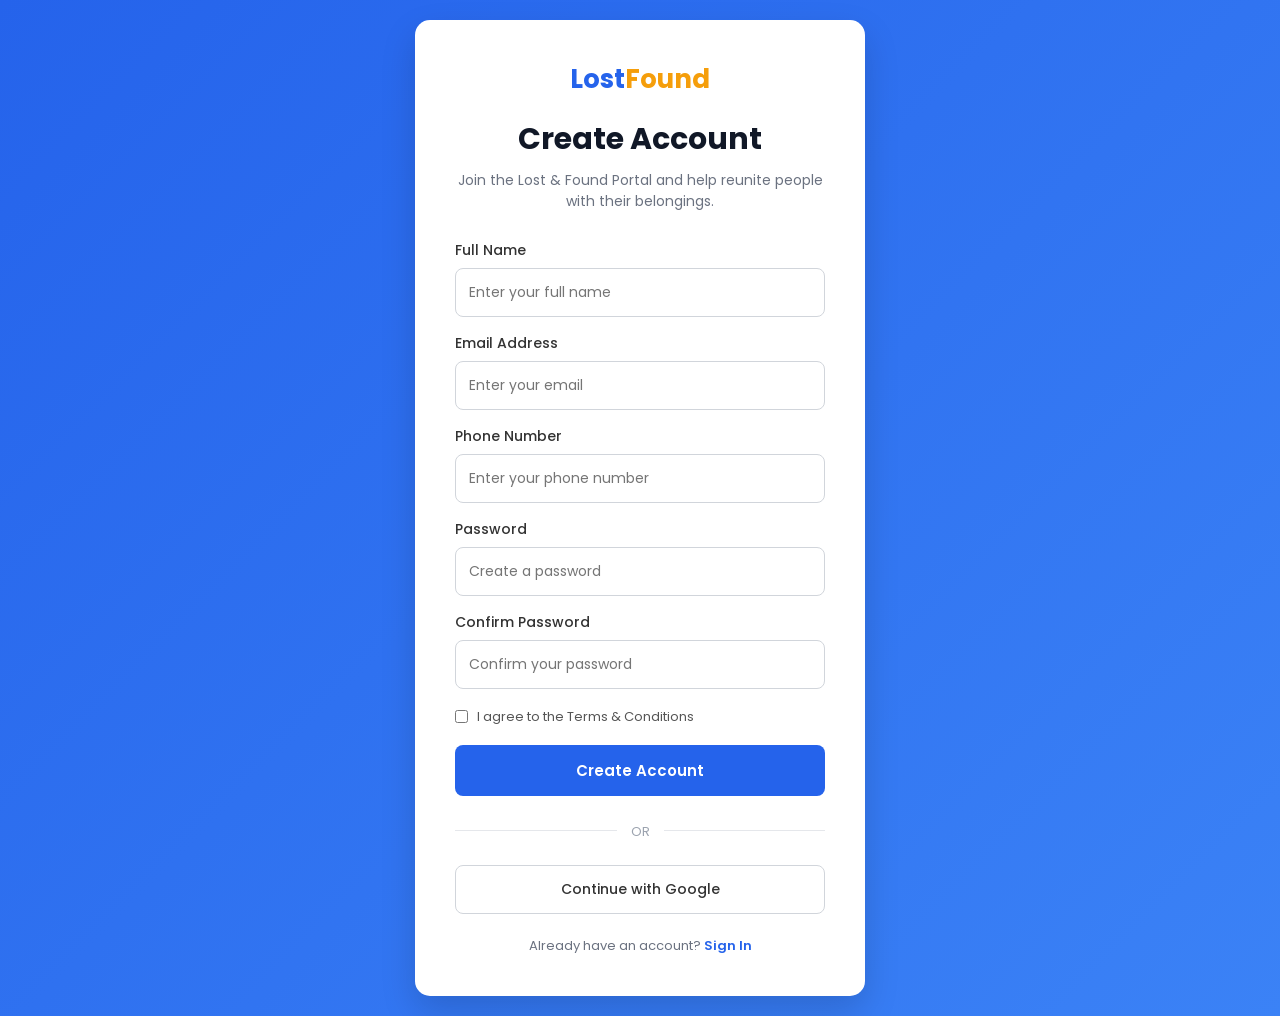
<file: signup.html>
<!DOCTYPE html>
<html lang="en">

<head>
  <meta charset="UTF-8">
  <meta name="viewport" content="width=device-width, initial-scale=1.0">
  <meta name="description"
    content="Create a LostFound Portal account to report lost items, report found belongings, and help your community.">
  <title>Sign Up | Lost &amp; Found Portal</title>
  <link rel="preconnect" href="https://fonts.googleapis.com">
  <link href="https://fonts.googleapis.com/css2?family=Poppins:wght@300;400;500;600;700&display=swap" rel="stylesheet">
  <link rel="stylesheet" href="signup.css">
  <link rel="stylesheet" href="modal.css">
</head>

<body>
  <div class="container">
    <div class="signup-card">
      <a href="index.html" class="card-logo">Lost<span>Found</span></a>
      <h2>Create Account</h2>
      <p class="subtitle">Join the Lost &amp; Found Portal and help reunite people with their belongings.</p>
      <form action="#" method="post" id="signup-form">
        <!-- Success and error messages -->
        <div class="success-message" id="success-message"></div>
        <div class="error-message" id="error-message"></div>
        <div class="input-box">
          <label for="name">Full Name</label>
          <input type="text" id="name" name="name" placeholder="Enter your full name" required>
        </div>
        <div class="input-box">
          <label for="email">Email Address</label>
          <input type="email" id="email" name="email" placeholder="Enter your email" required>
        </div>
        <div class="input-box">
          <label for="phone">Phone Number</label>
          <input type="tel" id="phone" name="phone" placeholder="Enter your phone number" required>
        </div>
        <div class="input-box">
          <label for="password">Password</label>
          <input type="password" id="password" name="password" placeholder="Create a password" required>
        </div>
        <div class="input-box">
          <label for="confirm-password">Confirm Password</label>
          <input type="password" id="confirm-password" name="confirm-password" placeholder="Confirm your password"
            required>
        </div>
        <div class="checkbox">
          <input type="checkbox" id="terms" required>
          <label for="terms">I agree to the Terms &amp; Conditions</label>
        </div>
        <button type="submit" class="signup-submit-btn">Create Account</button>
      </form>
      <div class="divider"><span>OR</span></div>
      <button class="google-btn">Continue with Google</button>
      <p class="login-link">Already have an account? <a href="login.html">Sign In</a></p>
    </div>
  </div>
</body>
<script src="js/storage.js"></script>
<script src="js/signup.js"></script>

</html>
</file>
<file: style.css>
*{margin:0;padding:0;box-sizing:border-box;font-family:'Poppins',sans-serif;}
html{scroll-behavior:smooth;}
body{background:#f5f7fb;color:#333;line-height:1.6;}

/* HEADER */
header{width:100%;background:#fff;box-shadow:0 2px 10px rgba(0,0,0,0.08);position:sticky;top:0;left:0;z-index:1000;}

/* NAVBAR */
.navbar{width:90%;max-width:1200px;margin:auto;display:flex;justify-content:space-between;align-items:center;padding:16px 0;gap:20px;flex-wrap:wrap;}
.logo{font-size:28px;font-weight:700;color:#2563eb;text-decoration:none;cursor:pointer;flex-shrink:0;}
.logo span{color:#f59e0b;}
.nav-links{list-style:none;display:flex;gap:26px;align-items:center;}
.nav-links li{list-style:none;}
.nav-links a{text-decoration:none;color:#333;font-size:15px;font-weight:500;transition:.3s;}
.nav-links a:hover{color:#2563eb;}
.buttons{display:flex;gap:10px;align-items:center;flex-shrink:0;}
.login-btn{text-decoration:none;padding:9px 20px;border:2px solid #2563eb;color:#2563eb;border-radius:8px;transition:.3s;font-weight:500;font-size:14px;}
.login-btn:hover{background:#2563eb;color:#fff;}
.signup-btn{text-decoration:none;padding:9px 20px;background:#2563eb;color:#fff;border-radius:8px;transition:.3s;font-weight:500;font-size:14px;}
.signup-btn:hover{background:#1d4ed8;}
.user-greeting{font-size:14px;color:#374151;font-weight:600;display:inline-flex;align-items:center;gap:6px;margin-right:6px;}

/* HAMBURGER (CSS-only) */
.nav-toggle{display:none;}
.hamburger{display:none;flex-direction:column;justify-content:center;gap:5px;cursor:pointer;padding:4px;order:3;}
.hamburger span{display:block;width:24px;height:2px;background:#333;border-radius:2px;transition:.3s;}
.nav-toggle:checked ~ .hamburger span:nth-child(1){transform:translateY(7px) rotate(45deg);}
.nav-toggle:checked ~ .hamburger span:nth-child(2){opacity:0;}
.nav-toggle:checked ~ .hamburger span:nth-child(3){transform:translateY(-7px) rotate(-45deg);}

/* HERO */
.hero{width:90%;max-width:1200px;margin:80px auto;display:flex;justify-content:space-between;align-items:center;gap:60px;}
.hero-text{flex:1;}
.hero-text h1{font-size:52px;font-weight:700;color:#111827;line-height:1.2;margin-bottom:20px;}
.hero-text p{font-size:17px;color:#555;margin-bottom:35px;max-width:520px;}
.hero-buttons{display:flex;gap:16px;flex-wrap:wrap;}
.primary-btn{display:inline-block;text-decoration:none;background:#2563eb;color:#fff;padding:13px 26px;border-radius:10px;transition:.3s;font-weight:600;}
.primary-btn:hover{background:#1d4ed8;transform:translateY(-3px);}
.secondary-btn{display:inline-block;text-decoration:none;border:2px solid #2563eb;color:#2563eb;padding:11px 26px;border-radius:10px;transition:.3s;font-weight:600;}
.secondary-btn:hover{background:#2563eb;color:#fff;}
.hero-image{flex:1;text-align:center;}
.hero-image img{width:100%;max-width:480px;border-radius:12px;}

/* SECTIONS */
section{padding:20px 0;}
section h2{text-align:center;font-size:36px;color:#111827;margin-bottom:40px;}

/* FEATURES / WHY CARDS */
.actions{width:90%;max-width:1200px;margin:70px auto;display:grid;grid-template-columns:repeat(auto-fit,minmax(260px,1fr));gap:25px;}
.card{background:#fff;padding:35px 28px;border-radius:15px;text-align:center;box-shadow:0 8px 20px rgba(0,0,0,0.08);transition:.3s;}
.card:hover{transform:translateY(-8px);box-shadow:0 15px 30px rgba(0,0,0,0.12);}
.card h3{color:#2563eb;font-size:22px;margin-bottom:15px;}
.card p{color:#6b7280;font-size:15px;line-height:1.7;}

/* HOW IT WORKS */
.how-it-works{width:90%;max-width:1200px;margin:80px auto;text-align:center;}
.steps{display:grid;grid-template-columns:repeat(auto-fit,minmax(230px,1fr));gap:28px;}
.step{background:#fff;padding:35px 24px;border-radius:15px;box-shadow:0 8px 20px rgba(0,0,0,0.08);transition:.3s;}
.step:hover{transform:translateY(-8px);}
.step h3{width:60px;height:60px;background:#2563eb;color:#fff;border-radius:50%;display:flex;justify-content:center;align-items:center;margin:0 auto 18px;font-size:22px;}
.step p{color:#6b7280;font-size:15px;}

/* CTA */
.cta{width:90%;max-width:1200px;margin:90px auto;background:#2563eb;color:#fff;text-align:center;padding:60px 30px;border-radius:18px;}
.cta h2{color:#fff;margin-bottom:18px;}
.cta p{font-size:16px;margin-bottom:32px;}
.cta .primary-btn{background:#fff;color:#2563eb;}
.cta .primary-btn:hover{background:#f1f5f9;}

/* FOOTER */
footer{background:#111827;color:#fff;margin-top:70px;padding-top:50px;}
.footer-content{width:90%;max-width:1200px;margin:auto;display:grid;grid-template-columns:repeat(auto-fit,minmax(220px,1fr));gap:35px;padding-bottom:40px;}
.footer-content h3{margin-bottom:16px;font-size:20px;}
.footer-content p{color:#d1d5db;line-height:1.8;font-size:14px;}
.footer-content ul{list-style:none;}
.footer-content ul li{margin-bottom:10px;}
.footer-content ul li a{text-decoration:none;color:#d1d5db;font-size:14px;transition:.3s;}
.footer-content ul li a:hover{color:#fff;}
footer hr{border:none;border-top:1px solid rgba(255,255,255,.15);}
.copyright{text-align:center;padding:18px;color:#d1d5db;font-size:13px;}

/* RESPONSIVE */
@media(max-width:992px){
  .hero{flex-direction:column-reverse;text-align:center;margin:60px auto;gap:40px;}
  .hero-text p{margin:0 auto 30px;}
  .hero-buttons{justify-content:center;}
}

@media(max-width:768px){
  .hamburger{display:flex;}
  .nav-links{display:none;width:100%;flex-direction:column;gap:0;background:#fff;order:4;}
  .nav-toggle:checked ~ .nav-links{display:flex;}
  .nav-links li{border-top:1px solid #f0f0f0;}
  .nav-links a{display:block;padding:12px 0;font-size:15px;}
  .buttons{order:2;}
  .hero-text h1{font-size:38px;}
  .hero-text p{font-size:15px;}
  section h2{font-size:28px;}
  .cta{padding:45px 20px;}
}

@media(max-width:480px){
  .logo{font-size:24px;}
  .buttons{flex-direction:column;width:100%;order:5;}
  .login-btn,.signup-btn{width:100%;text-align:center;}
  .nav-toggle:checked ~ .buttons{display:flex;}
  .hero-text h1{font-size:30px;}
  .hero-buttons{flex-direction:column;}
  .primary-btn,.secondary-btn{width:100%;text-align:center;}
  section h2{font-size:26px;}
  .card,.step{padding:28px 18px;}
  .cta h2{font-size:24px;}
  .cta p{font-size:14px;}
}
</file>
<file: about.css>
*{margin:0;padding:0;box-sizing:border-box;font-family:'Poppins',sans-serif;}
html{scroll-behavior:smooth;}
body{background:#f5f7fb;color:#333;line-height:1.6;}

/* HEADER */
header{width:100%;background:#fff;box-shadow:0 2px 10px rgba(0,0,0,0.08);position:sticky;top:0;left:0;z-index:1000;}

/* NAVBAR */
.navbar{width:90%;max-width:1200px;margin:auto;display:flex;justify-content:space-between;align-items:center;padding:16px 0;gap:20px;flex-wrap:wrap;}
.logo{font-size:28px;font-weight:700;color:#2563eb;text-decoration:none;cursor:pointer;flex-shrink:0;}
.logo span{color:#f59e0b;}
.nav-links{list-style:none;display:flex;gap:26px;align-items:center;}
.nav-links li{list-style:none;}
.nav-links a{text-decoration:none;color:#333;font-size:15px;font-weight:500;transition:.3s;}
.nav-links a:hover{color:#2563eb;}
.buttons{display:flex;gap:10px;align-items:center;flex-shrink:0;}
.login-btn{text-decoration:none;padding:9px 20px;border:2px solid #2563eb;color:#2563eb;border-radius:8px;transition:.3s;font-weight:500;font-size:14px;}
.login-btn:hover{background:#2563eb;color:#fff;}
.signup-btn{text-decoration:none;padding:9px 20px;background:#2563eb;color:#fff;border-radius:8px;transition:.3s;font-weight:500;font-size:14px;}
.signup-btn:hover{background:#1d4ed8;}
.nav-toggle{display:none;}
.hamburger{display:none;flex-direction:column;justify-content:center;gap:5px;cursor:pointer;padding:4px;order:3;}
.hamburger span{display:block;width:24px;height:2px;background:#333;border-radius:2px;transition:.3s;}
.nav-toggle:checked ~ .hamburger span:nth-child(1){transform:translateY(7px) rotate(45deg);}
.nav-toggle:checked ~ .hamburger span:nth-child(2){opacity:0;}
.nav-toggle:checked ~ .hamburger span:nth-child(3){transform:translateY(-7px) rotate(-45deg);}

/* ABOUT HERO */
.about-hero{width:90%;max-width:1200px;margin:60px auto 40px;background:#2563eb;border-radius:18px;padding:75px 30px;text-align:center;color:#fff;}
.about-hero-content{max-width:800px;margin:auto;}
.about-hero h1{font-size:46px;font-weight:700;margin-bottom:16px;}
.about-hero p{font-size:17px;line-height:1.8;color:#eef4ff;}

/* SECTION COMMON */
section h2{text-align:center;font-size:36px;color:#111827;margin-bottom:20px;}

/* ABOUT INTRO */
.about-section{width:90%;max-width:1200px;margin:70px auto;}
.about-content{display:grid;grid-template-columns:1.5fr 1fr;align-items:center;gap:55px;}
.about-text h2{text-align:left;margin-bottom:22px;}
.about-text p{color:#555;font-size:15px;margin-bottom:16px;line-height:1.8;}
.about-card{background:#fff;padding:42px 32px;border-radius:15px;text-align:center;box-shadow:0 8px 20px rgba(0,0,0,0.08);border-top:5px solid #2563eb;transition:.3s;}
.about-card:hover{transform:translateY(-8px);box-shadow:0 15px 30px rgba(0,0,0,0.12);}
.about-icon{width:72px;height:72px;margin:0 auto 18px;background:#eef4ff;border-radius:50%;display:flex;justify-content:center;align-items:center;font-size:30px;}
.about-card h3{color:#2563eb;font-size:20px;margin-bottom:13px;}
.about-card p{color:#6b7280;font-size:14px;line-height:1.7;}

/* HOW IT WORKS */
.how-section{background:#eef4ff;padding:75px 5%;margin-top:80px;}
.section-subtitle{text-align:center;color:#6b7280;font-size:15px;margin-bottom:40px;}
.how-cards{width:90%;max-width:1200px;margin:auto;display:grid;grid-template-columns:repeat(4,1fr);gap:22px;}
.how-card{background:#fff;padding:32px 22px;border-radius:15px;text-align:center;box-shadow:0 8px 20px rgba(0,0,0,0.08);transition:.3s;}
.how-card:hover{transform:translateY(-8px);box-shadow:0 15px 30px rgba(0,0,0,0.12);}
.step-number{width:58px;height:58px;background:#2563eb;color:#fff;border-radius:50%;display:flex;justify-content:center;align-items:center;margin:0 auto 18px;font-size:20px;font-weight:600;}
.how-card h3{color:#111827;font-size:18px;margin-bottom:12px;}
.how-card p{color:#6b7280;font-size:14px;line-height:1.7;}

/* MISSION */
.mission-section{width:90%;max-width:1000px;margin:80px auto;text-align:center;}
.mission-content{background:#fff;padding:52px 42px;border-radius:18px;box-shadow:0 8px 20px rgba(0,0,0,0.08);}
.mission-content h2{margin-bottom:22px;}
.mission-content p{max-width:800px;margin:0 auto 16px;color:#555;font-size:15px;line-height:1.8;}

/* WHY SECTION */
.why-section{width:90%;max-width:1200px;margin:80px auto;}
.why-cards{display:grid;grid-template-columns:repeat(3,1fr);gap:22px;margin-top:40px;}
.why-card{background:#fff;padding:32px 28px;border-radius:15px;text-align:center;box-shadow:0 8px 20px rgba(0,0,0,0.08);transition:.3s;}
.why-card:hover{transform:translateY(-8px);box-shadow:0 15px 30px rgba(0,0,0,0.12);}
.why-card h3{color:#2563eb;font-size:20px;margin-bottom:13px;}
.why-card p{color:#6b7280;font-size:14px;line-height:1.7;}

/* CTA */
.cta{width:90%;max-width:1200px;margin:90px auto;background:#2563eb;color:#fff;text-align:center;padding:60px 30px;border-radius:18px;}
.cta h2{color:#fff;margin-bottom:16px;}
.cta p{font-size:16px;margin-bottom:30px;}
.cta-buttons{display:flex;justify-content:center;gap:16px;flex-wrap:wrap;}
.primary-btn{display:inline-block;text-decoration:none;background:#fff;color:#2563eb;padding:13px 26px;border-radius:10px;transition:.3s;font-weight:600;}
.primary-btn:hover{background:#eef4ff;transform:translateY(-3px);}
.secondary-btn{display:inline-block;text-decoration:none;border:2px solid #fff;color:#fff;padding:11px 26px;border-radius:10px;transition:.3s;font-weight:600;}
.secondary-btn:hover{background:#fff;color:#2563eb;}

/* FOOTER */
footer{background:#111827;color:#fff;margin-top:70px;padding-top:50px;}
.footer-content{width:90%;max-width:1200px;margin:auto;display:grid;grid-template-columns:repeat(auto-fit,minmax(220px,1fr));gap:32px;padding-bottom:40px;}
.footer-content h3{margin-bottom:15px;font-size:20px;}
.footer-content p{color:#d1d5db;line-height:1.8;font-size:14px;}
.footer-content ul{list-style:none;}
.footer-content ul li{margin-bottom:10px;}
.footer-content ul li a{text-decoration:none;color:#d1d5db;font-size:14px;transition:.3s;}
.footer-content ul li a:hover{color:#fff;}
footer hr{border:none;border-top:1px solid rgba(255,255,255,.15);}
.copyright{text-align:center;padding:18px;color:#d1d5db;font-size:13px;}

/* RESPONSIVE */
@media(max-width:992px){
  .about-content{grid-template-columns:1fr;gap:36px;}
  .about-text{text-align:center;}
  .about-text h2{text-align:center;}
  .how-cards{grid-template-columns:repeat(2,1fr);}
  .why-cards{grid-template-columns:repeat(2,1fr);}
}

@media(max-width:768px){
  .hamburger{display:flex;}
  .nav-links{display:none;width:100%;flex-direction:column;gap:0;background:#fff;order:4;}
  .nav-toggle:checked ~ .nav-links{display:flex;}
  .nav-links li{border-top:1px solid #f0f0f0;}
  .nav-links a{display:block;padding:12px 0;}
  .buttons{order:2;}
  .about-hero{padding:55px 22px;}
  .about-hero h1{font-size:36px;}
  .about-hero p{font-size:15px;}
  section h2{font-size:28px;}
  .how-section{padding:55px 5%;}
  .how-cards{width:100%;grid-template-columns:1fr;}
  .why-cards{grid-template-columns:1fr;}
  .mission-content{padding:40px 22px;}
  .cta{padding:45px 18px;}
}

@media(max-width:480px){
  .logo{font-size:24px;}
  .buttons{flex-direction:column;width:100%;order:5;}
  .login-btn,.signup-btn{width:100%;text-align:center;}
  .about-hero{width:92%;padding:45px 18px;}
  .about-hero h1{font-size:28px;}
  .about-hero p{font-size:14px;}
  section h2{font-size:26px;}
  .about-section,.why-section,.mission-section{width:92%;}
  .about-card{padding:30px 18px;}
  .mission-content{padding:30px 18px;}
  .mission-content p{font-size:14px;}
  .cta-buttons{flex-direction:column;}
  .primary-btn,.secondary-btn{width:100%;text-align:center;}
}
</file>
<file: contact.css>
*{margin:0;padding:0;box-sizing:border-box;font-family:'Poppins',sans-serif;}
html{scroll-behavior:smooth;}
body{background:#f5f7fb;color:#333;line-height:1.6;}

/* HEADER */
header{width:100%;background:#fff;box-shadow:0 2px 10px rgba(0,0,0,0.08);position:sticky;top:0;left:0;z-index:1000;}

/* NAVBAR */
.navbar{width:90%;max-width:1200px;margin:auto;display:flex;justify-content:space-between;align-items:center;padding:16px 0;gap:20px;flex-wrap:wrap;}
.logo{font-size:28px;font-weight:700;color:#2563eb;text-decoration:none;cursor:pointer;flex-shrink:0;}
.logo span{color:#f59e0b;}
.nav-links{list-style:none;display:flex;gap:26px;align-items:center;}
.nav-links li{list-style:none;}
.nav-links a{text-decoration:none;color:#333;font-size:15px;font-weight:500;transition:.3s;}
.nav-links a:hover{color:#2563eb;}
.buttons{display:flex;gap:10px;align-items:center;flex-shrink:0;}
.login-btn{text-decoration:none;padding:9px 20px;border:2px solid #2563eb;color:#2563eb;border-radius:8px;transition:.3s;font-weight:500;font-size:14px;}
.login-btn:hover{background:#2563eb;color:#fff;}
.signup-btn{text-decoration:none;padding:9px 20px;background:#2563eb;color:#fff;border-radius:8px;transition:.3s;font-weight:500;font-size:14px;}
.signup-btn:hover{background:#1d4ed8;}
.nav-toggle{display:none;}
.hamburger{display:none;flex-direction:column;justify-content:center;gap:5px;cursor:pointer;padding:4px;order:3;}
.hamburger span{display:block;width:24px;height:2px;background:#333;border-radius:2px;transition:.3s;}
.nav-toggle:checked ~ .hamburger span:nth-child(1){transform:translateY(7px) rotate(45deg);}
.nav-toggle:checked ~ .hamburger span:nth-child(2){opacity:0;}
.nav-toggle:checked ~ .hamburger span:nth-child(3){transform:translateY(-7px) rotate(-45deg);}

/* CONTACT HERO */
.contact-hero{width:90%;max-width:1200px;margin:60px auto 40px;background:#2563eb;border-radius:18px;padding:75px 30px;text-align:center;color:#fff;}
.contact-hero-content{max-width:800px;margin:auto;}
.contact-hero h1{font-size:46px;font-weight:700;margin-bottom:16px;}
.contact-hero p{font-size:17px;line-height:1.8;color:#eef4ff;}

/* CONTACT SECTION */
.contact-section{width:90%;max-width:1200px;margin:70px auto;}
.contact-container{display:grid;grid-template-columns:1fr 1.2fr;gap:50px;align-items:start;}

/* CONTACT INFO */
.contact-info{padding:10px 10px 10px 0;}
.contact-info h2{color:#111827;font-size:32px;margin-bottom:14px;}
.info-intro{color:#555;font-size:15px;line-height:1.8;margin-bottom:28px;}
.info-card{display:flex;align-items:center;gap:16px;background:#fff;padding:18px;border-radius:12px;margin-bottom:16px;box-shadow:0 6px 18px rgba(0,0,0,0.07);transition:.3s;}
.info-card:hover{transform:translateY(-4px);box-shadow:0 10px 25px rgba(0,0,0,0.1);}
.info-icon{width:50px;height:50px;flex-shrink:0;background:#eef4ff;border-radius:50%;display:flex;justify-content:center;align-items:center;font-size:22px;}
.info-card h3{color:#111827;font-size:16px;margin-bottom:3px;}
.info-card p{color:#6b7280;font-size:14px;}
.social-section{margin-top:28px;}
.social-section h3{color:#111827;font-size:18px;margin-bottom:13px;}
.social-links{display:flex;flex-wrap:wrap;gap:9px;}
.social-links a{text-decoration:none;color:#2563eb;background:#eef4ff;padding:7px 14px;border-radius:7px;font-size:13px;font-weight:500;transition:.3s;}
.social-links a:hover{background:#2563eb;color:#fff;}

/* CONTACT FORM */
.contact-form-card{background:#fff;padding:38px;border-radius:15px;box-shadow:0 10px 25px rgba(0,0,0,0.08);}
.contact-form-card h2{color:#2563eb;font-size:28px;margin-bottom:7px;}
.form-subtitle{color:#6b7280;font-size:14px;margin-bottom:28px;}
.input-box{margin-bottom:18px;}
.input-box label{display:block;margin-bottom:7px;color:#333;font-weight:500;font-size:14px;}
.input-box input,.input-box textarea{width:100%;padding:13px;border:1px solid #d1d5db;border-radius:8px;outline:none;font-size:14px;color:#333;transition:.3s;}
.input-box textarea{resize:vertical;min-height:130px;}
.input-box input:focus,.input-box textarea:focus{border-color:#2563eb;box-shadow:0 0 5px rgba(37,99,235,0.25);}
.send-btn{width:100%;padding:14px;border:none;border-radius:8px;background:#2563eb;color:#fff;font-size:15px;font-weight:600;cursor:pointer;transition:.3s;}
.send-btn:hover{background:#1d4ed8;transform:translateY(-2px);}

/* CTA */
.cta{width:90%;max-width:1200px;margin:90px auto;background:#2563eb;color:#fff;text-align:center;padding:60px 30px;border-radius:18px;}
.cta h2{color:#fff;font-size:36px;margin-bottom:16px;}
.cta p{font-size:16px;margin-bottom:30px;}
.cta-buttons{display:flex;justify-content:center;gap:16px;flex-wrap:wrap;}
.primary-btn{display:inline-block;text-decoration:none;background:#fff;color:#2563eb;padding:13px 26px;border-radius:10px;transition:.3s;font-weight:600;}
.primary-btn:hover{background:#eef4ff;transform:translateY(-3px);}
.secondary-btn{display:inline-block;text-decoration:none;border:2px solid #fff;color:#fff;padding:11px 26px;border-radius:10px;transition:.3s;font-weight:600;}
.secondary-btn:hover{background:#fff;color:#2563eb;}

/* FOOTER */
footer{background:#111827;color:#fff;margin-top:70px;padding-top:50px;}
.footer-content{width:90%;max-width:1200px;margin:auto;display:grid;grid-template-columns:repeat(auto-fit,minmax(220px,1fr));gap:32px;padding-bottom:40px;}
.footer-content h3{margin-bottom:15px;font-size:20px;}
.footer-content p{color:#d1d5db;line-height:1.8;font-size:14px;}
.footer-content ul{list-style:none;}
.footer-content ul li{margin-bottom:10px;}
.footer-content ul li a{text-decoration:none;color:#d1d5db;font-size:14px;transition:.3s;}
.footer-content ul li a:hover{color:#fff;}
footer hr{border:none;border-top:1px solid rgba(255,255,255,.15);}
.copyright{text-align:center;padding:18px;color:#d1d5db;font-size:13px;}

/* RESPONSIVE */
@media(max-width:992px){
  .contact-container{grid-template-columns:1fr;gap:36px;}
  .contact-info{padding:0;}
}

@media(max-width:768px){
  .hamburger{display:flex;}
  .nav-links{display:none;width:100%;flex-direction:column;gap:0;background:#fff;order:4;}
  .nav-toggle:checked ~ .nav-links{display:flex;}
  .nav-links li{border-top:1px solid #f0f0f0;}
  .nav-links a{display:block;padding:12px 0;}
  .buttons{order:2;}
  .contact-hero{padding:55px 22px;}
  .contact-hero h1{font-size:36px;}
  .contact-hero p{font-size:15px;}
  .contact-info h2{font-size:26px;}
  .contact-form-card{padding:30px 22px;}
  .cta{padding:45px 18px;}
  .cta h2{font-size:28px;}
}

@media(max-width:480px){
  .logo{font-size:24px;}
  .buttons{flex-direction:column;width:100%;order:5;}
  .login-btn,.signup-btn{width:100%;text-align:center;}
  .contact-hero{width:92%;padding:45px 18px;}
  .contact-hero h1{font-size:28px;}
  .contact-hero p{font-size:14px;}
  .contact-section{width:92%;}
  .contact-info h2{font-size:24px;}
  .contact-form-card{padding:26px 18px;}
  .contact-form-card h2{font-size:22px;}
  .info-card{padding:15px;}
  .social-links{gap:7px;}
  .cta{width:92%;}
  .cta h2{font-size:24px;}
  .cta p{font-size:14px;}
  .cta-buttons{flex-direction:column;}
  .primary-btn,.secondary-btn{width:100%;text-align:center;}
}
</file>
<file: modal.css>
/* ============================================================
   modal.css — Shared styles for the item detail modal
   and form feedback messages used across pages
   ============================================================ */

/* --- Success / Error message boxes --- */
.success-message {
    display: none;
    background: #d1fae5;
    color: #065f46;
    border: 1px solid #6ee7b7;
    border-radius: 8px;
    padding: 14px 18px;
    margin: 16px 0;
    font-size: 0.95rem;
    font-family: 'Poppins', sans-serif;
    font-weight: 500;
    white-space: pre-line;
}

.error-message {
    display: none;
    background: #fee2e2;
    color: #991b1b;
    border: 1px solid #fca5a5;
    border-radius: 8px;
    padding: 14px 18px;
    margin: 16px 0;
    font-size: 0.95rem;
    font-family: 'Poppins', sans-serif;
    font-weight: 500;
}

/* --- Image preview --- */
.image-preview {
    display: none;
    max-width: 100%;
    max-height: 220px;
    margin-top: 12px;
    border-radius: 8px;
    border: 2px solid #c7d2fe;
    object-fit: cover;
}

/* --- No results message on listing pages --- */
.no-results {
    display: none;
    text-align: center;
    padding: 60px 20px;
    color: #6b7280;
    font-family: 'Poppins', sans-serif;
    grid-column: 1 / -1;
}

.no-results h3 {
    font-size: 1.4rem;
    margin-bottom: 8px;
    color: #374151;
}

.no-results p {
    font-size: 0.95rem;
}

/* --- Item card buttons — override for <button> elements --- */
.card-buttons .view-btn,
.card-buttons .match-btn,
.card-buttons .contact-btn {
    display: inline-block;
    padding: 8px 16px;
    border-radius: 6px;
    font-size: 0.85rem;
    font-weight: 500;
    font-family: 'Poppins', sans-serif;
    cursor: pointer;
    border: none;
    text-decoration: none;
    transition: background 0.2s;
}

.card-buttons .view-btn {
    background: #2563eb;
    color: #fff;
}

.card-buttons .view-btn:hover {
    background: #1d4ed8;
}

.card-buttons .match-btn {
    background: #fff;
    color: #2563eb;
    border: 1px solid #2563eb;
}

.card-buttons .match-btn:hover {
    background: #eff6ff;
}

.card-buttons .contact-btn {
    background: #fff;
    color: #16a34a;
    border: 1px solid #16a34a;
}

.card-buttons .contact-btn:hover {
    background: #f0fdf4;
}

/* Found badge colour */
.found-badge {
    background: #16a34a !important;
}

/* --- Modal overlay --- */
.detail-modal {
    display: none;
    /* hidden by default */
    position: fixed;
    top: 0;
    left: 0;
    width: 100%;
    height: 100%;
    background: rgba(0, 0, 0, 0.55);
    z-index: 1000;
    justify-content: center;
    align-items: center;
    padding: 20px;
    box-sizing: border-box;
}

/* --- Modal box --- */
.modal-box {
    background: #fff;
    border-radius: 14px;
    max-width: 620px;
    width: 100%;
    max-height: 90vh;
    overflow-y: auto;
    box-shadow: 0 20px 60px rgba(0, 0, 0, 0.25);
    font-family: 'Poppins', sans-serif;
}

/* --- Modal header --- */
.modal-header {
    display: flex;
    justify-content: space-between;
    align-items: center;
    padding: 20px 24px 16px;
    border-bottom: 1px solid #e5e7eb;
}

.modal-header h3 {
    font-size: 1.15rem;
    font-weight: 600;
    color: #111827;
    margin: 0;
}

.modal-close-btn {
    background: none;
    border: none;
    font-size: 1.5rem;
    cursor: pointer;
    color: #6b7280;
    padding: 0 4px;
    line-height: 1;
}

.modal-close-btn:hover {
    color: #111827;
}

/* --- Modal body --- */
#modal-body {
    padding: 20px 24px 24px;
}

.modal-img {
    width: 100%;
    max-height: 240px;
    object-fit: cover;
    border-radius: 8px;
    margin-bottom: 18px;
}

/* --- Modal table --- */
.modal-table {
    width: 100%;
    border-collapse: collapse;
    font-size: 0.9rem;
}

.modal-table th,
.modal-table td {
    padding: 10px 12px;
    text-align: left;
    border-bottom: 1px solid #f3f4f6;
    vertical-align: top;
}

.modal-table th {
    color: #6b7280;
    font-weight: 500;
    width: 38%;
    white-space: nowrap;
}

.modal-table td {
    color: #111827;
    font-weight: 400;
    word-break: break-word;
}

/* --- Badges and Action buttons --- */
.new-badge {
    position: absolute;
    top: 13px;
    left: 13px;
    background: #10b981;
    color: #fff;
    padding: 4px 10px;
    border-radius: 20px;
    font-size: 11px;
    font-weight: 600;
    box-shadow: 0 2px 6px rgba(16, 185, 129, 0.4);
    z-index: 2;
}

.delete-btn {
    width: 100%;
    background: #fee2e2;
    color: #dc2626;
    border: 1px solid #fca5a5;
    padding: 8px 12px;
    border-radius: 7px;
    font-size: 12px;
    font-weight: 600;
    cursor: pointer;
    transition: all 0.25s ease;
}

.delete-btn:hover {
    background: #ef4444;
    color: #fff;
    border-color: #dc2626;
}

.user-greeting {
    font-size: 14px;
    color: #374151;
    font-weight: 600;
    display: inline-flex;
    align-items: center;
    gap: 6px;
    margin-right: 6px;
}

/* --- Toast Notification --- */
.app-toast {
    position: fixed;
    top: 24px;
    right: 24px;
    background: #111827;
    color: #fff;
    padding: 14px 22px;
    border-radius: 10px;
    box-shadow: 0 10px 25px rgba(0, 0, 0, 0.25);
    z-index: 9999;
    font-size: 14px;
    font-weight: 500;
    display: flex;
    align-items: center;
    gap: 10px;
    opacity: 0;
    transform: translateY(-20px);
    transition: all 0.3s cubic-bezier(0.4, 0, 0.2, 1);
    pointer-events: none;
}

.app-toast.show {
    opacity: 1;
    transform: translateY(0);
}

.app-toast.success {
    background: #065f46;
    border-left: 4px solid #10b981;
}

.app-toast.error {
    background: #991b1b;
    border-left: 4px solid #ef4444;
}

/* --- Modal Action Blocks --- */
.modal-contact-card {
    background: #f8fafc;
    border: 1px solid #e2e8f0;
    border-radius: 10px;
    padding: 16px;
    margin-bottom: 18px;
}

.modal-contact-card h4 {
    margin-top: 0;
    margin-bottom: 10px;
    font-size: 15px;
    color: #1e293b;
}

.contact-quick-buttons {
    display: flex;
    gap: 10px;
    margin-top: 14px;
    flex-wrap: wrap;
}

.contact-quick-buttons a {
    text-decoration: none;
    padding: 9px 16px;
    border-radius: 7px;
    font-size: 13px;
    font-weight: 600;
    display: inline-flex;
    align-items: center;
    gap: 6px;
    transition: 0.2s;
}

.contact-quick-buttons .call-btn {
    background: #10b981;
    color: #fff;
}

.contact-quick-buttons .call-btn:hover {
    background: #059669;
}

.contact-quick-buttons .email-btn {
    background: #2563eb;
    color: #fff;
}

.contact-quick-buttons .email-btn:hover {
    background: #1d4ed8;
}
</file>
<file: found-items.css>
*{margin:0;padding:0;box-sizing:border-box;font-family:'Poppins',sans-serif;}
html{scroll-behavior:smooth;}
body{background:#f5f7fb;color:#333;line-height:1.6;}

/* HEADER */
header{width:100%;background:#fff;box-shadow:0 2px 10px rgba(0,0,0,0.08);position:sticky;top:0;left:0;z-index:1000;}

/* NAVBAR */
.navbar{width:90%;max-width:1200px;margin:auto;display:flex;justify-content:space-between;align-items:center;padding:16px 0;gap:20px;flex-wrap:wrap;}
.logo{font-size:28px;font-weight:700;color:#2563eb;text-decoration:none;cursor:pointer;flex-shrink:0;}
.logo span{color:#f59e0b;}
.nav-links{list-style:none;display:flex;gap:26px;align-items:center;}
.nav-links li{list-style:none;}
.nav-links a{text-decoration:none;color:#333;font-size:15px;font-weight:500;transition:.3s;}
.nav-links a:hover{color:#2563eb;}
.buttons{display:flex;gap:10px;align-items:center;flex-shrink:0;}
.login-btn{text-decoration:none;padding:9px 20px;border:2px solid #2563eb;color:#2563eb;border-radius:8px;transition:.3s;font-weight:500;font-size:14px;}
.login-btn:hover{background:#2563eb;color:#fff;}
.signup-btn{text-decoration:none;padding:9px 20px;background:#2563eb;color:#fff;border-radius:8px;transition:.3s;font-weight:500;font-size:14px;}
.signup-btn:hover{background:#1d4ed8;}
.nav-toggle{display:none;}
.hamburger{display:none;flex-direction:column;justify-content:center;gap:5px;cursor:pointer;padding:4px;order:3;}
.hamburger span{display:block;width:24px;height:2px;background:#333;border-radius:2px;transition:.3s;}
.nav-toggle:checked ~ .hamburger span:nth-child(1){transform:translateY(7px) rotate(45deg);}
.nav-toggle:checked ~ .hamburger span:nth-child(2){opacity:0;}
.nav-toggle:checked ~ .hamburger span:nth-child(3){transform:translateY(-7px) rotate(-45deg);}

/* PAGE HERO */
.page-hero{width:90%;max-width:1200px;margin:60px auto 40px;background:#2563eb;border-radius:18px;padding:70px 30px;text-align:center;color:#fff;}
.page-hero-content{max-width:800px;margin:auto;}
.page-hero h1{font-size:46px;font-weight:700;margin-bottom:16px;}
.page-hero p{font-size:17px;line-height:1.8;color:#eef4ff;}

/* FILTER SECTION */
.filter-section{width:90%;max-width:1200px;margin:50px auto;}
.filter-container{background:#fff;padding:28px;border-radius:15px;box-shadow:0 8px 20px rgba(0,0,0,0.08);display:grid;grid-template-columns:2fr 1fr 1fr 1fr auto;gap:16px;align-items:end;}
.search-box,.filter-box{display:flex;flex-direction:column;}
.search-box label,.filter-box label{color:#333;font-size:13px;font-weight:500;margin-bottom:7px;}
.search-box input,.filter-box select,.filter-box input{width:100%;padding:12px;border:1px solid #d1d5db;border-radius:8px;outline:none;background:#fff;color:#555;font-size:14px;transition:.3s;}
.search-box input:focus,.filter-box select:focus,.filter-box input:focus{border-color:#2563eb;box-shadow:0 0 5px rgba(37,99,235,0.25);}
.search-btn{padding:12px 22px;border:none;border-radius:8px;background:#2563eb;color:#fff;font-size:14px;font-weight:600;cursor:pointer;transition:.3s;white-space:nowrap;}
.search-btn:hover{background:#1d4ed8;}

/* ITEMS SECTION */
.items-section{width:90%;max-width:1200px;margin:60px auto;}
.section-heading{display:flex;justify-content:space-between;align-items:center;gap:20px;margin-bottom:32px;}
.section-heading h2{color:#111827;font-size:30px;margin-bottom:6px;}
.section-heading p{color:#6b7280;font-size:14px;}
.report-btn{display:inline-block;text-decoration:none;background:#2563eb;color:#fff;padding:11px 20px;border-radius:8px;font-weight:600;font-size:14px;white-space:nowrap;transition:.3s;}
.report-btn:hover{background:#1d4ed8;transform:translateY(-2px);}

/* ITEMS GRID */
.items-grid{display:grid;grid-template-columns:repeat(3,1fr);gap:26px;}

/* ITEM CARD */
.item-card{background:#fff;border-radius:15px;overflow:hidden;box-shadow:0 8px 20px rgba(0,0,0,0.08);transition:.3s;display:flex;flex-direction:column;}
.item-card:hover{transform:translateY(-7px);box-shadow:0 15px 30px rgba(0,0,0,0.12);}

/* ITEM IMAGE */
.item-image{width:100%;height:210px;position:relative;background:#eef4ff;overflow:hidden;flex-shrink:0;}
.item-image img{width:100%;height:100%;object-fit:cover;display:block;}
.status-badge{position:absolute;top:13px;right:13px;background:#2563eb;color:#fff;padding:5px 12px;border-radius:20px;font-size:11px;font-weight:600;}

/* ITEM CONTENT */
.item-content{padding:22px;display:flex;flex-direction:column;flex:1;}
.item-content h3{color:#111827;font-size:18px;margin-bottom:7px;}
.category{display:inline-block;background:#eef4ff;color:#2563eb;padding:4px 10px;border-radius:6px;font-size:12px;font-weight:500;margin-bottom:12px;}
.item-content > p{color:#6b7280;font-size:13px;line-height:1.7;margin-bottom:16px;flex:1;}

/* ITEM DETAILS */
.item-details{display:grid;grid-template-columns:1fr 1fr;gap:10px;padding:13px 0;border-top:1px solid #e5e7eb;border-bottom:1px solid #e5e7eb;margin-bottom:16px;}
.item-details div{display:flex;flex-direction:column;gap:2px;}
.item-details strong{color:#333;font-size:11px;font-weight:600;text-transform:uppercase;letter-spacing:.4px;}
.item-details span{color:#6b7280;font-size:13px;}

/* CARD BUTTONS */
.card-buttons{display:grid;grid-template-columns:1fr 1fr;gap:8px;}
.view-btn,.contact-btn{text-decoration:none;text-align:center;padding:9px 6px;border-radius:7px;font-size:13px;font-weight:600;transition:.3s;}
.view-btn{border:1px solid #2563eb;color:#2563eb;background:#fff;}
.view-btn:hover{background:#2563eb;color:#fff;}
.contact-btn{background:#2563eb;color:#fff;}
.contact-btn:hover{background:#1d4ed8;transform:translateY(-2px);}

/* CTA */
.cta{width:90%;max-width:1200px;margin:80px auto;background:#2563eb;color:#fff;text-align:center;padding:60px 30px;border-radius:18px;}
.cta h2{color:#fff;font-size:36px;margin-bottom:16px;}
.cta p{font-size:16px;margin-bottom:30px;}
.primary-btn{display:inline-block;text-decoration:none;background:#fff;color:#2563eb;padding:13px 26px;border-radius:10px;transition:.3s;font-weight:600;}
.primary-btn:hover{background:#eef4ff;transform:translateY(-3px);}

/* FOOTER */
footer{background:#111827;color:#fff;margin-top:70px;padding-top:50px;}
.footer-content{width:90%;max-width:1200px;margin:auto;display:grid;grid-template-columns:repeat(auto-fit,minmax(220px,1fr));gap:32px;padding-bottom:40px;}
.footer-content h3{margin-bottom:15px;font-size:20px;}
.footer-content p{color:#d1d5db;line-height:1.8;font-size:14px;}
.footer-content ul{list-style:none;}
.footer-content ul li{margin-bottom:10px;}
.footer-content ul li a{text-decoration:none;color:#d1d5db;font-size:14px;transition:.3s;}
.footer-content ul li a:hover{color:#fff;}
footer hr{border:none;border-top:1px solid rgba(255,255,255,.15);}
.copyright{text-align:center;padding:18px;color:#d1d5db;font-size:13px;}

/* RESPONSIVE */
@media(max-width:1100px){
  .filter-container{grid-template-columns:1fr 1fr;}
  .search-box{grid-column:1 / -1;}
  .search-btn{width:100%;}
  .items-grid{grid-template-columns:repeat(2,1fr);}
}

@media(max-width:768px){
  .hamburger{display:flex;}
  .nav-links{display:none;width:100%;flex-direction:column;gap:0;background:#fff;order:4;}
  .nav-toggle:checked ~ .nav-links{display:flex;}
  .nav-links li{border-top:1px solid #f0f0f0;}
  .nav-links a{display:block;padding:12px 0;}
  .buttons{order:2;}
  .page-hero{padding:55px 22px;}
  .page-hero h1{font-size:36px;}
  .page-hero p{font-size:15px;}
  .filter-container{grid-template-columns:1fr;padding:22px;}
  .search-box{grid-column:auto;}
  .items-grid{grid-template-columns:1fr;}
  .section-heading{flex-direction:column;align-items:flex-start;}
  .report-btn{width:100%;text-align:center;}
  .cta{padding:45px 18px;}
  .cta h2{font-size:28px;}
}

@media(max-width:480px){
  .logo{font-size:24px;}
  .buttons{flex-direction:column;width:100%;order:5;}
  .login-btn,.signup-btn{width:100%;text-align:center;}
  .page-hero{width:92%;padding:45px 18px;}
  .page-hero h1{font-size:28px;}
  .page-hero p{font-size:14px;}
  .filter-section,.items-section,.cta{width:92%;}
  .filter-container{padding:18px;}
  .section-heading h2{font-size:24px;}
  .item-content{padding:18px;}
  .item-image{height:190px;}
  .card-buttons{grid-template-columns:1fr;}
  .cta h2{font-size:24px;}
  .cta p{font-size:14px;}
}
</file>
<file: login.css>
*{margin:0;padding:0;box-sizing:border-box;font-family:'Poppins',sans-serif;}
body{background:linear-gradient(135deg,#2563eb,#3b82f6);display:flex;justify-content:center;align-items:center;min-height:100vh;padding:20px;}
.container{width:100%;display:flex;justify-content:center;align-items:center;}

/* CARD */
.login-card{width:100%;max-width:420px;background:#fff;padding:40px;border-radius:15px;box-shadow:0 15px 35px rgba(0,0,0,0.15);}
.card-logo{display:block;text-align:center;font-size:26px;font-weight:700;color:#2563eb;text-decoration:none;margin-bottom:18px;}
.card-logo span{color:#f59e0b;}
.login-card h2{text-align:center;color:#111827;margin-bottom:8px;font-size:30px;}
.subtitle{text-align:center;color:#6b7280;margin-bottom:28px;font-size:14px;}

/* INPUT BOXES */
.input-box{margin-bottom:18px;}
.input-box label{display:block;margin-bottom:7px;font-weight:500;color:#333;font-size:14px;}
.input-box input{width:100%;padding:13px;border:1px solid #d1d5db;border-radius:8px;outline:none;font-size:14px;transition:.3s;}
.input-box input:focus{border-color:#2563eb;box-shadow:0 0 5px rgba(37,99,235,0.25);}

/* OPTIONS */
.options{display:flex;justify-content:space-between;align-items:center;margin-bottom:22px;font-size:13px;}
.remember{display:flex;align-items:center;gap:6px;color:#555;}
.forgot-password{text-decoration:none;color:#2563eb;font-weight:500;}
.forgot-password:hover{text-decoration:underline;}

/* BUTTONS */
.login-submit-btn{width:100%;padding:14px;border:none;border-radius:8px;background:#2563eb;color:#fff;font-size:15px;font-weight:600;cursor:pointer;transition:.3s;}
.login-submit-btn:hover{background:#1d4ed8;}

/* DIVIDER */
.divider{text-align:center;margin:22px 0;position:relative;}
.divider::before{content:"";position:absolute;left:0;top:50%;width:100%;height:1px;background:#e5e7eb;}
.divider span{background:#fff;padding:0 14px;position:relative;color:#9ca3af;font-size:13px;}

/* GOOGLE BUTTON */
.google-btn{width:100%;padding:13px;border:1px solid #d1d5db;border-radius:8px;background:#fff;cursor:pointer;font-size:14px;font-weight:500;transition:.3s;color:#333;}
.google-btn:hover{background:#f5f7fb;}

/* SIGNUP LINK */
.signup-link{text-align:center;margin-top:22px;color:#6b7280;font-size:13px;}
.signup-link a{text-decoration:none;color:#2563eb;font-weight:600;}
.signup-link a:hover{text-decoration:underline;}

/* RESPONSIVE */
@media(max-width:500px){
  .login-card{padding:28px 18px;}
  .login-card h2{font-size:26px;}
  .options{flex-direction:column;gap:10px;align-items:flex-start;}
}
</file>
<file: lost-items.css>
*{margin:0;padding:0;box-sizing:border-box;font-family:'Poppins',sans-serif;}
html{scroll-behavior:smooth;}
body{background:#f5f7fb;color:#333;line-height:1.6;}

/* HEADER */
header{width:100%;background:#fff;box-shadow:0 2px 10px rgba(0,0,0,0.08);position:sticky;top:0;left:0;z-index:1000;}

/* NAVBAR */
.navbar{width:90%;max-width:1200px;margin:auto;display:flex;justify-content:space-between;align-items:center;padding:16px 0;gap:20px;flex-wrap:wrap;}
.logo{font-size:28px;font-weight:700;color:#2563eb;text-decoration:none;cursor:pointer;flex-shrink:0;}
.logo span{color:#f59e0b;}
.nav-links{list-style:none;display:flex;gap:26px;align-items:center;}
.nav-links li{list-style:none;}
.nav-links a{text-decoration:none;color:#333;font-size:15px;font-weight:500;transition:.3s;}
.nav-links a:hover{color:#2563eb;}
.buttons{display:flex;gap:10px;align-items:center;flex-shrink:0;}
.login-btn{text-decoration:none;padding:9px 20px;border:2px solid #2563eb;color:#2563eb;border-radius:8px;transition:.3s;font-weight:500;font-size:14px;}
.login-btn:hover{background:#2563eb;color:#fff;}
.signup-btn{text-decoration:none;padding:9px 20px;background:#2563eb;color:#fff;border-radius:8px;transition:.3s;font-weight:500;font-size:14px;}
.signup-btn:hover{background:#1d4ed8;}
.nav-toggle{display:none;}
.hamburger{display:none;flex-direction:column;justify-content:center;gap:5px;cursor:pointer;padding:4px;order:3;}
.hamburger span{display:block;width:24px;height:2px;background:#333;border-radius:2px;transition:.3s;}
.nav-toggle:checked ~ .hamburger span:nth-child(1){transform:translateY(7px) rotate(45deg);}
.nav-toggle:checked ~ .hamburger span:nth-child(2){opacity:0;}
.nav-toggle:checked ~ .hamburger span:nth-child(3){transform:translateY(-7px) rotate(-45deg);}

/* PAGE HERO */
.page-hero{width:90%;max-width:1200px;margin:60px auto 40px;background:#2563eb;border-radius:18px;padding:70px 30px;text-align:center;color:#fff;}
.page-hero-content{max-width:800px;margin:auto;}
.page-hero h1{font-size:46px;font-weight:700;margin-bottom:16px;}
.page-hero p{font-size:17px;line-height:1.8;color:#eef4ff;}

/* FILTER SECTION */
.filter-section{width:90%;max-width:1200px;margin:50px auto;}
.filter-container{background:#fff;padding:28px;border-radius:15px;box-shadow:0 8px 20px rgba(0,0,0,0.08);display:grid;grid-template-columns:2fr 1fr 1fr 1fr auto;gap:16px;align-items:end;}
.search-box,.filter-box{display:flex;flex-direction:column;}
.search-box label,.filter-box label{color:#333;font-size:13px;font-weight:500;margin-bottom:7px;}
.search-box input,.filter-box select,.filter-box input{width:100%;padding:12px;border:1px solid #d1d5db;border-radius:8px;outline:none;background:#fff;color:#555;font-size:14px;transition:.3s;}
.search-box input:focus,.filter-box select:focus,.filter-box input:focus{border-color:#2563eb;box-shadow:0 0 5px rgba(37,99,235,0.25);}
.search-btn{padding:12px 22px;border:none;border-radius:8px;background:#2563eb;color:#fff;font-size:14px;font-weight:600;cursor:pointer;transition:.3s;white-space:nowrap;}
.search-btn:hover{background:#1d4ed8;}

/* ITEMS SECTION */
.items-section{width:90%;max-width:1200px;margin:60px auto;}
.section-heading{display:flex;justify-content:space-between;align-items:center;gap:20px;margin-bottom:32px;}
.section-heading h2{color:#111827;font-size:30px;margin-bottom:6px;}
.section-heading p{color:#6b7280;font-size:14px;}
.report-btn{display:inline-block;text-decoration:none;background:#2563eb;color:#fff;padding:11px 20px;border-radius:8px;font-weight:600;font-size:14px;white-space:nowrap;transition:.3s;}
.report-btn:hover{background:#1d4ed8;transform:translateY(-2px);}

/* ITEMS GRID */
.items-grid{display:grid;grid-template-columns:repeat(3,1fr);gap:26px;}

/* ITEM CARD */
.item-card{background:#fff;border-radius:15px;overflow:hidden;box-shadow:0 8px 20px rgba(0,0,0,0.08);transition:.3s;display:flex;flex-direction:column;}
.item-card:hover{transform:translateY(-7px);box-shadow:0 15px 30px rgba(0,0,0,0.12);}

/* ITEM IMAGE */
.item-image{width:100%;height:210px;position:relative;background:#eef4ff;overflow:hidden;flex-shrink:0;}
.item-image img{width:100%;height:100%;object-fit:cover;display:block;}
.status-badge{position:absolute;top:13px;right:13px;background:#ef4444;color:#fff;padding:5px 12px;border-radius:20px;font-size:11px;font-weight:600;}

/* ITEM CONTENT */
.item-content{padding:22px;display:flex;flex-direction:column;flex:1;}
.item-content h3{color:#111827;font-size:18px;margin-bottom:7px;}
.category{display:inline-block;background:#eef4ff;color:#2563eb;padding:4px 10px;border-radius:6px;font-size:12px;font-weight:500;margin-bottom:12px;}
.item-content > p{color:#6b7280;font-size:13px;line-height:1.7;margin-bottom:16px;flex:1;}

/* ITEM DETAILS */
.item-details{display:grid;grid-template-columns:1fr 1fr;gap:10px;padding:13px 0;border-top:1px solid #e5e7eb;border-bottom:1px solid #e5e7eb;margin-bottom:16px;}
.item-details div{display:flex;flex-direction:column;gap:2px;}
.item-details strong{color:#333;font-size:11px;font-weight:600;text-transform:uppercase;letter-spacing:.4px;}
.item-details span{color:#6b7280;font-size:13px;}

/* CARD BUTTONS */
.card-buttons{display:grid;grid-template-columns:1fr 1fr;gap:8px;}
.view-btn,.match-btn{text-decoration:none;text-align:center;padding:9px 6px;border-radius:7px;font-size:13px;font-weight:600;transition:.3s;}
.view-btn{border:1px solid #2563eb;color:#2563eb;background:#fff;}
.view-btn:hover{background:#2563eb;color:#fff;}
.match-btn{background:#2563eb;color:#fff;}
.match-btn:hover{background:#1d4ed8;}

/* CTA */
.cta{width:90%;max-width:1200px;margin:80px auto;background:#2563eb;color:#fff;text-align:center;padding:60px 30px;border-radius:18px;}
.cta h2{color:#fff;font-size:36px;margin-bottom:16px;}
.cta p{font-size:16px;margin-bottom:30px;}
.primary-btn{display:inline-block;text-decoration:none;background:#fff;color:#2563eb;padding:13px 26px;border-radius:10px;transition:.3s;font-weight:600;}
.primary-btn:hover{background:#eef4ff;transform:translateY(-3px);}

/* FOOTER */
footer{background:#111827;color:#fff;margin-top:70px;padding-top:50px;}
.footer-content{width:90%;max-width:1200px;margin:auto;display:grid;grid-template-columns:repeat(auto-fit,minmax(220px,1fr));gap:32px;padding-bottom:40px;}
.footer-content h3{margin-bottom:15px;font-size:20px;}
.footer-content p{color:#d1d5db;line-height:1.8;font-size:14px;}
.footer-content ul{list-style:none;}
.footer-content ul li{margin-bottom:10px;}
.footer-content ul li a{text-decoration:none;color:#d1d5db;font-size:14px;transition:.3s;}
.footer-content ul li a:hover{color:#fff;}
footer hr{border:none;border-top:1px solid rgba(255,255,255,.15);}
.copyright{text-align:center;padding:18px;color:#d1d5db;font-size:13px;}

/* RESPONSIVE */
@media(max-width:1100px){
  .filter-container{grid-template-columns:1fr 1fr;}
  .search-box{grid-column:1 / -1;}
  .search-btn{width:100%;}
  .items-grid{grid-template-columns:repeat(2,1fr);}
}

@media(max-width:768px){
  .hamburger{display:flex;}
  .nav-links{display:none;width:100%;flex-direction:column;gap:0;background:#fff;order:4;}
  .nav-toggle:checked ~ .nav-links{display:flex;}
  .nav-links li{border-top:1px solid #f0f0f0;}
  .nav-links a{display:block;padding:12px 0;}
  .buttons{order:2;}
  .page-hero{padding:55px 22px;}
  .page-hero h1{font-size:36px;}
  .page-hero p{font-size:15px;}
  .filter-container{grid-template-columns:1fr;padding:22px;}
  .search-box{grid-column:auto;}
  .items-grid{grid-template-columns:1fr;}
  .section-heading{flex-direction:column;align-items:flex-start;}
  .report-btn{width:100%;text-align:center;}
  .cta{padding:45px 18px;}
  .cta h2{font-size:28px;}
}

@media(max-width:480px){
  .logo{font-size:24px;}
  .buttons{flex-direction:column;width:100%;order:5;}
  .login-btn,.signup-btn{width:100%;text-align:center;}
  .page-hero{width:92%;padding:45px 18px;}
  .page-hero h1{font-size:28px;}
  .page-hero p{font-size:14px;}
  .filter-section,.items-section,.cta{width:92%;}
  .filter-container{padding:18px;}
  .section-heading h2{font-size:24px;}
  .item-content{padding:18px;}
  .item-image{height:190px;}
  .card-buttons{grid-template-columns:1fr;}
  .cta h2{font-size:24px;}
  .cta p{font-size:14px;}
}
</file>
<file: signup.css>
*{margin:0;padding:0;box-sizing:border-box;font-family:'Poppins',sans-serif;}
body{background:linear-gradient(135deg,#2563eb,#3b82f6);display:flex;justify-content:center;align-items:center;min-height:100vh;padding:20px;}
.container{width:100%;display:flex;justify-content:center;align-items:center;}

/* CARD */
.signup-card{width:100%;max-width:450px;background:#fff;padding:40px;border-radius:15px;box-shadow:0 15px 35px rgba(0,0,0,0.15);}
.card-logo{display:block;text-align:center;font-size:26px;font-weight:700;color:#2563eb;text-decoration:none;margin-bottom:18px;}
.card-logo span{color:#f59e0b;}
.signup-card h2{text-align:center;color:#111827;font-size:30px;margin-bottom:8px;}
.subtitle{text-align:center;color:#6b7280;font-size:14px;margin-bottom:28px;}

/* INPUT BOXES */
.input-box{margin-bottom:16px;}
.input-box label{display:block;margin-bottom:7px;color:#333;font-weight:500;font-size:14px;}
.input-box input{width:100%;padding:13px;border:1px solid #d1d5db;border-radius:8px;outline:none;font-size:14px;transition:.3s;}
.input-box input:focus{border-color:#2563eb;box-shadow:0 0 5px rgba(37,99,235,0.25);}

/* CHECKBOX */
.checkbox{display:flex;align-items:flex-start;gap:9px;margin:18px 0;font-size:13px;color:#555;}
.checkbox input{margin-top:3px;cursor:pointer;}
.checkbox label{line-height:1.5;}

/* BUTTONS */
.signup-submit-btn{width:100%;padding:14px;border:none;border-radius:8px;background:#2563eb;color:#fff;font-size:15px;font-weight:600;cursor:pointer;transition:.3s;}
.signup-submit-btn:hover{background:#1d4ed8;}

/* DIVIDER */
.divider{position:relative;text-align:center;margin:22px 0;}
.divider::before{content:"";position:absolute;top:50%;left:0;width:100%;height:1px;background:#e5e7eb;}
.divider span{position:relative;background:#fff;padding:0 14px;color:#9ca3af;font-size:13px;}

/* GOOGLE BUTTON */
.google-btn{width:100%;padding:13px;border:1px solid #d1d5db;border-radius:8px;background:#fff;color:#333;font-size:14px;font-weight:500;cursor:pointer;transition:.3s;}
.google-btn:hover{background:#f5f7fb;}

/* LOGIN LINK */
.login-link{text-align:center;margin-top:22px;color:#6b7280;font-size:13px;}
.login-link a{color:#2563eb;text-decoration:none;font-weight:600;}
.login-link a:hover{text-decoration:underline;}

/* RESPONSIVE */
@media(max-width:500px){
  .signup-card{padding:28px 18px;}
  .signup-card h2{font-size:26px;}
  .subtitle{font-size:13px;}
  .checkbox{font-size:12px;}
}
</file>
